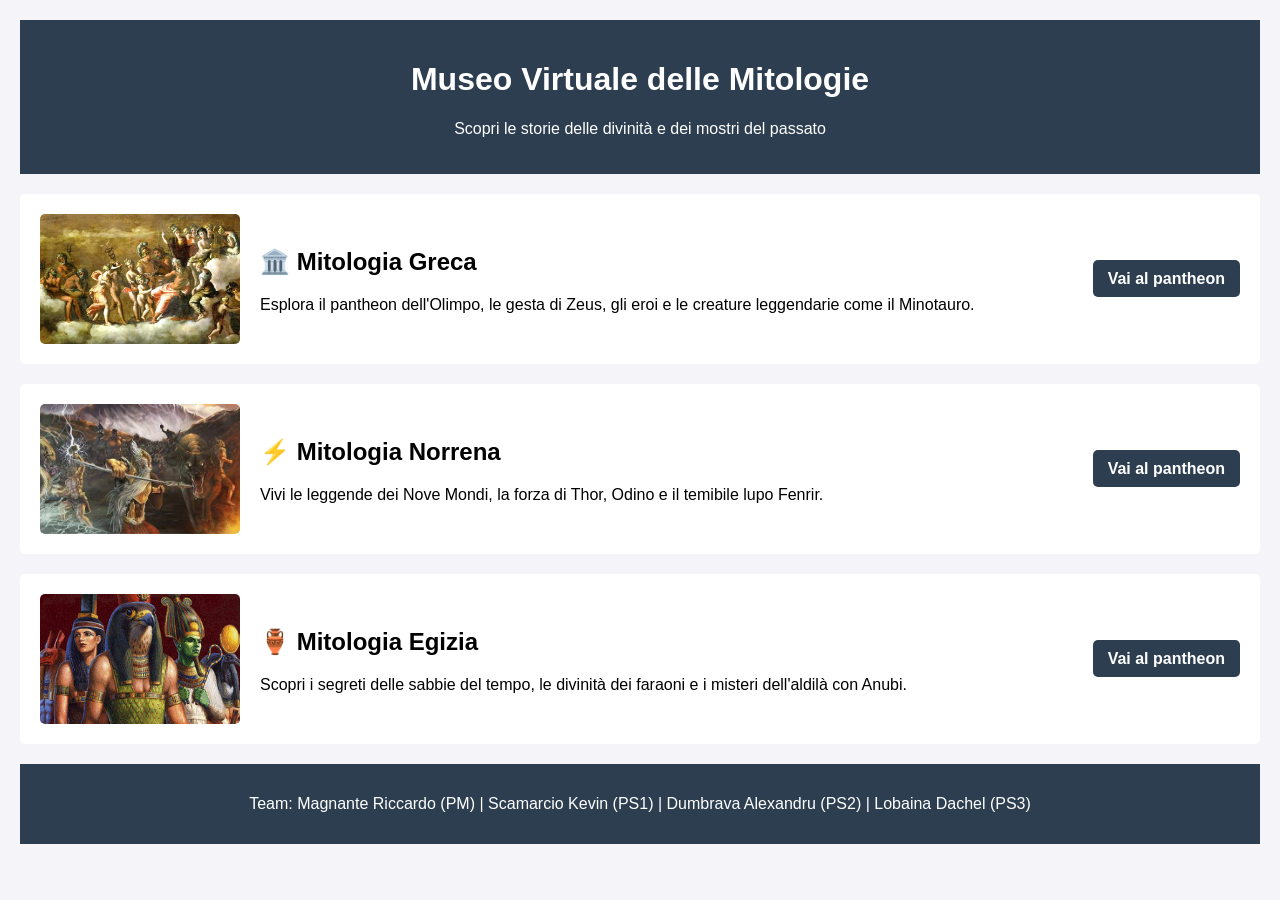
<file: Index.html>
<!DOCTYPE html>
<html>
<head>
    <meta charset="UTF-8">
    <title>Museo Virtuale delle Mitologie</title>
</head>
<body style="font-family: Arial, sans-serif; background-color: #f4f4f9; margin: 0; padding: 20px;">

   
    <header style="background-color: #2c3e50; color: white; padding: 20px; text-align: center;">
        <h1>Museo Virtuale delle Mitologie</h1>
        <p>Scopri le storie delle divinità e dei mostri del passato</p>
    </header>

    
    <section id="greca" style="background: white; padding: 20px; margin-top: 20px; border-radius: 5px; display: flex; align-items: center; gap: 20px;">
        <img src="immagini/dei_dee.jpg" alt="Mitologia Greca" style="width: 200px; height: 130px; object-fit: cover; border-radius: 5px;">
        <div style="flex-grow: 1;">
            <h2>🏛️ Mitologia Greca</h2>
            <p>Esplora il pantheon dell'Olimpo, le gesta di Zeus, gli eroi e le creature leggendarie come il Minotauro.</p>
        </div>
        <div>
            
            <a href="grecia.html" style="background-color: #2c3e50; color: white; padding: 10px 15px; text-decoration: none; border-radius: 5px; font-weight: bold;">Vai al pantheon</a>
        </div>
    </section>

    
    <section id="norrena" style="background: white; padding: 20px; margin-top: 20px; border-radius: 5px; display: flex; align-items: center; gap: 20px;">
        <img src="immagini/pantheon norreno.jpg" alt="Mitologia Norrena" style="width: 200px; height: 130px; object-fit: cover; border-radius: 5px;">
        <div style="flex-grow: 1;">
            <h2>⚡ Mitologia Norrena</h2>
            



            <p>Vivi le leggende dei Nove Mondi, la forza di Thor, Odino e il temibile lupo Fenrir.</p>
        </div>
        <div>
            
            <a href="norrena.html" style="background-color: #2c3e50; color: white; padding: 10px 15px; text-decoration: none; border-radius: 5px; font-weight: bold;">Vai al pantheon</a>
        </div>
    </section>

    
    <section id="egizia" style="background: white; padding: 20px; margin-top: 20px; border-radius: 5px; display: flex; align-items: center; gap: 20px;">
        <img src="immagini/egizi aura.jpg" alt="Mitologia Egizia" style="width: 200px; height: 130px; object-fit: cover; border-radius: 5px;">
        <div style="flex-grow: 1;">
            <h2>🏺 Mitologia Egizia</h2>
            <p>Scopri i segreti delle sabbie del tempo, le divinità dei faraoni e i misteri dell'aldilà con Anubi.</p>
        </div>
        <div>
            
            <a href="egizia.html" style="background-color: #2c3e50; color: white; padding: 10px 15px; text-decoration: none; border-radius: 5px; font-weight: bold;">Vai al pantheon</a>
        </div>
    </section>

    
    <footer style="background-color: #2c3e50; color: white; text-align: center; padding: 15px; margin-top: 20px;">
        <p>Team: Magnante Riccardo (PM) | Scamarcio Kevin (PS1) | Dumbrava Alexandru (PS2) | Lobaina Dachel (PS3)</p>
    </footer>

</body>
</html>
</file>
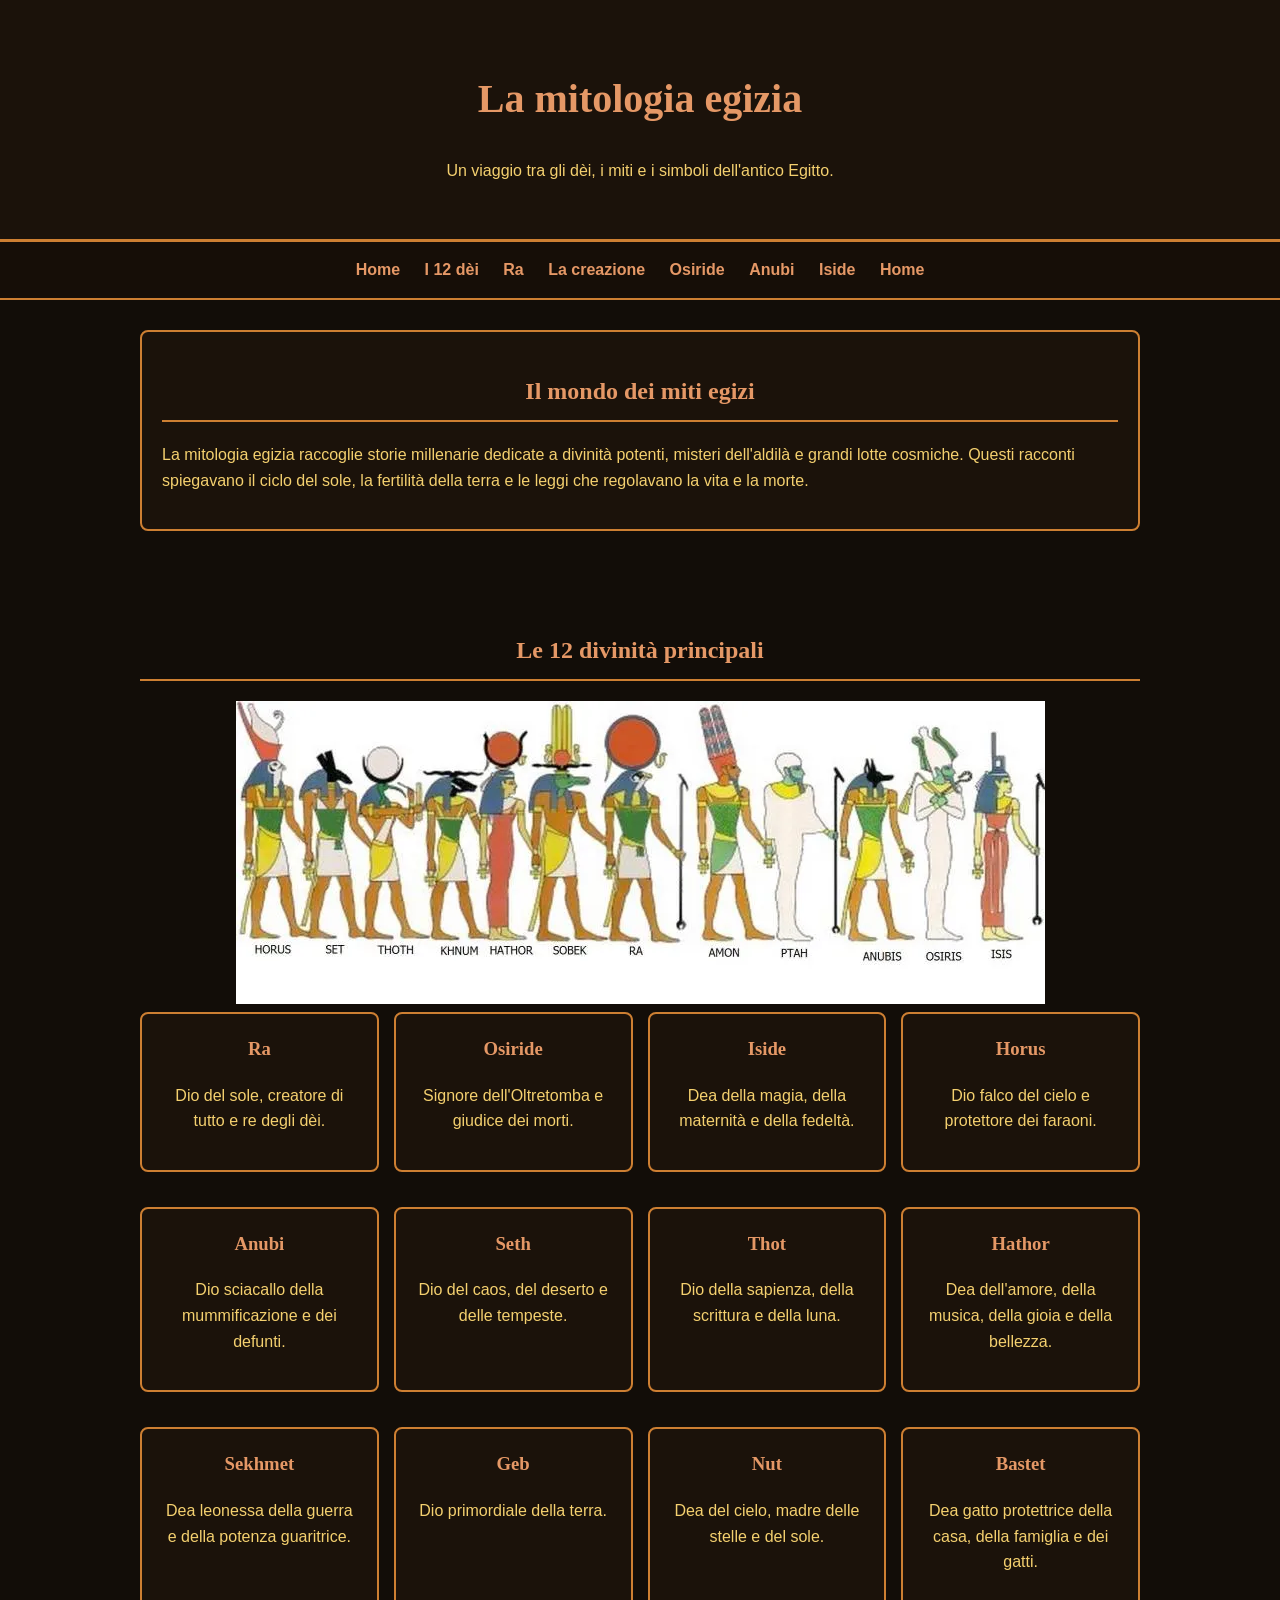
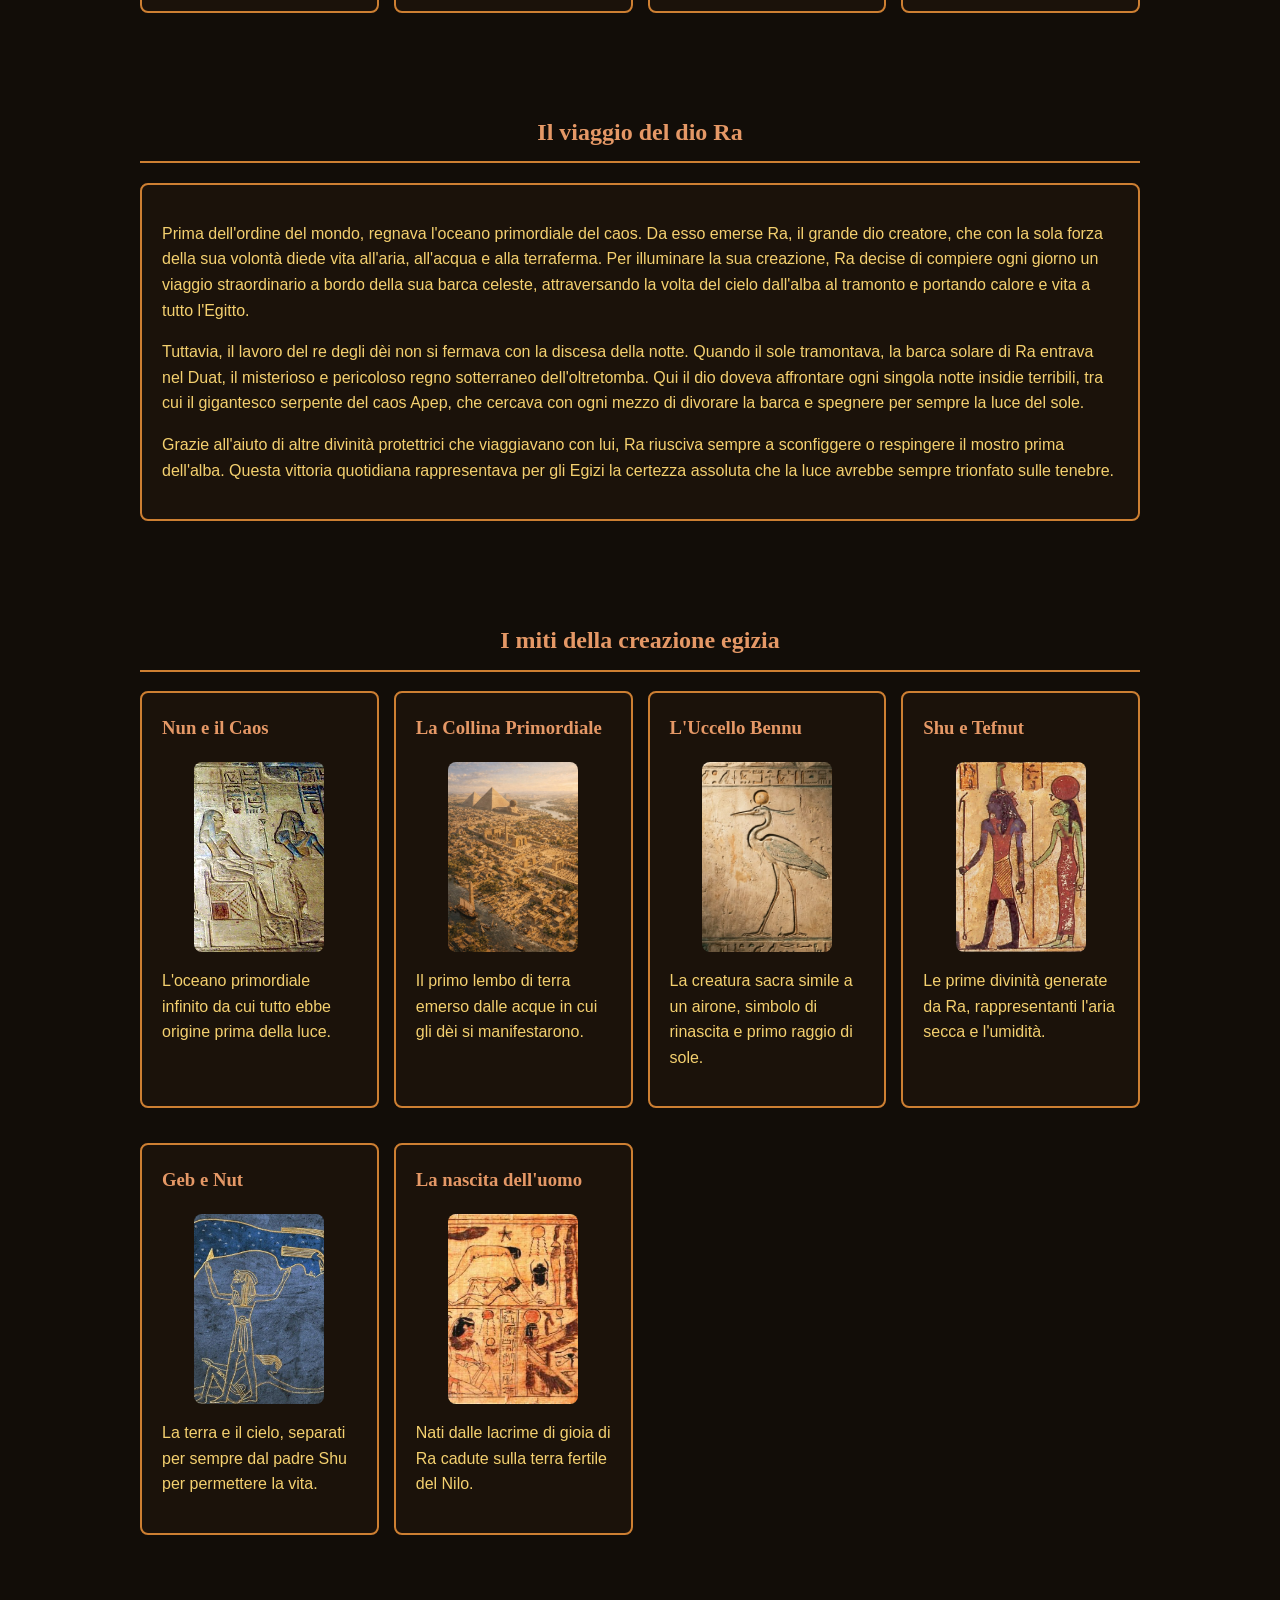
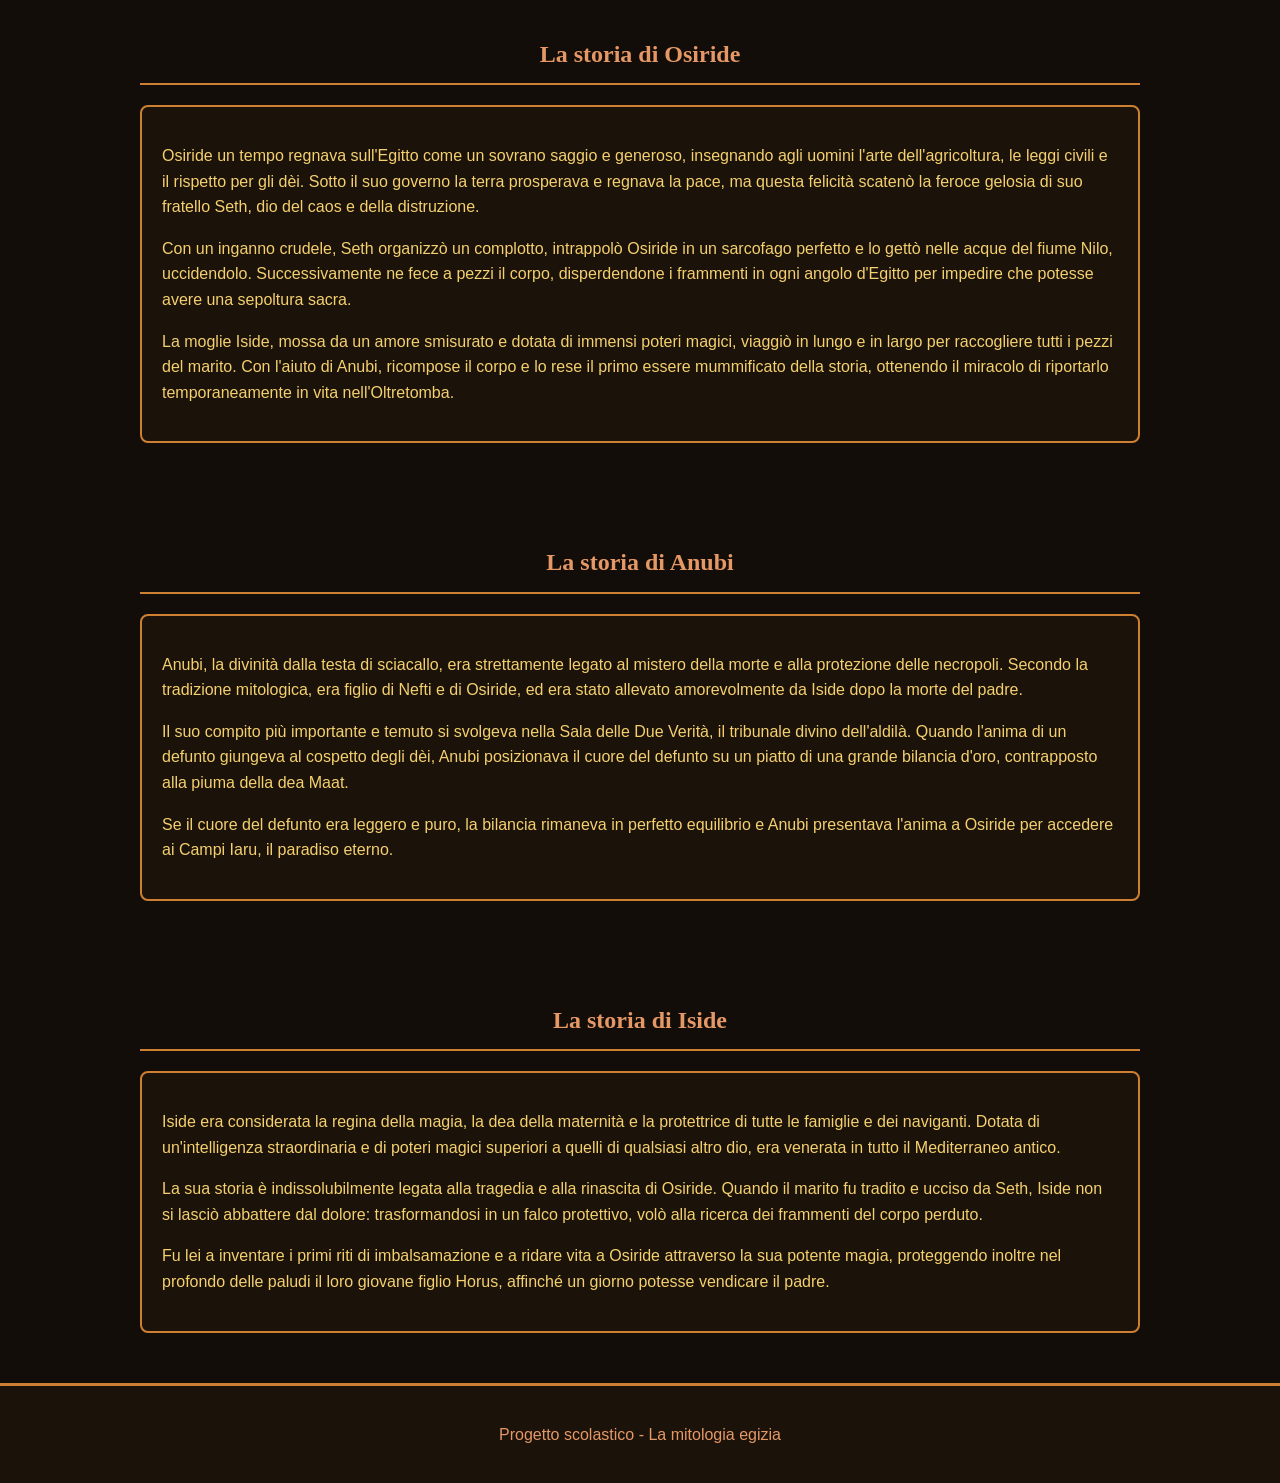
<file: egizia.html>
<!DOCTYPE html>
<html lang="it">
<head>
    <meta charset="UTF-8">
    <meta name="viewport" content="width=device-width, initial-scale=1.0">
    <title>La mitologia egizia</title>
   
    <style>
        .scheda img {
            width: 130px;
            height: 190px;
            object-fit: cover;
            border-radius: 8px;
            display: block;
            margin: 10px auto;
        }

        * {
            box-sizing: border-box;
            scroll-behavior: smooth;
        }

        
        body {
            margin: 0;
            font-family: Arial, sans-serif;
            line-height: 1.6;
            color: #f4d06f; 
            background-color: #120d08; 
        }

        header {
            padding: 40px 20px;
            text-align: center;
            border-bottom: 3px solid #cd7f32; 
            background-color: #1b120a;
        }

        h1, h2, h3 {
            color: #e59866; 
            font-family: Georgia, serif;
        }

        h1 {
            font-size: 2.5rem;
        }

        nav {
            padding: 15px;
            text-align: center;
            border-bottom: 2px solid #cd7f32;
            background-color: #160e07;
        }

        nav a {
            margin: 10px;
            color: #e59866;
            text-decoration: none;
            font-weight: bold;
        }

        nav a:hover {
            color: #f4d06f;
            text-decoration: underline;
        }

        main {
            width: 90%;
            max-width: 1000px;
            margin: auto;
        }

        section {
            padding: 30px 0;
        }

        h2 {
            text-align: center;
            border-bottom: 2px solid #cd7f32;
            padding-bottom: 10px;
            color: #e59866;
        }

        .introduzione, .storia, .scheda {
            padding: 20px;
            margin-bottom: 20px;
            border: 2px solid #cd7f32; 
            border-radius: 8px;
            background-color: #1b120a; 
            color: #f4d06f;
        }

        .griglia {
            display: grid;
            grid-template-columns: repeat(auto-fit, minmax(220px, 1fr));
            gap: 15px;
        }

        .scheda h3 {
            margin-top: 0;
            color: #e59866;
        }

        footer {
            padding: 20px;
            text-align: center;
            border-top: 3px solid #cd7f32;
            background-color: #1b120a;
            color: #e59866;
        }

        @media (max-width: 600px) {
            h1 {
                font-size: 2rem;
            }

            nav a {
                display: inline-block;
            }
        }
    </style>
</head>

<body>

<header>
    <h1>La mitologia egizia</h1>
    <p>Un viaggio tra gli dèi, i miti e i simboli dell'antico Egitto.</p>
</header>

<nav>
    <a href="Index.html">Home</a>
    <a href="#dei">I 12 dèi</a>
    <a href="#ra">Ra</a>
    <a href="#creazione">La creazione</a>
    <a href="#osiride">Osiride</a>
    <a href="#anubi">Anubi</a>
    <a href="#iside">Iside</a>
    <a href="Index.html">Home</a>
</nav>

<main>

    <section>
        <div class="introduzione">
            <h2>Il mondo dei miti egizi</h2>
            <p>
                La mitologia egizia raccoglie storie millenarie dedicate a divinità potenti,
                misteri dell'aldilà e grandi lotte cosmiche. 
                Questi racconti spiegavano il ciclo del sole, la fertilità della terra 
                e le leggi che regolavano la vita e la morte.
            </p>
        </div>
    </section>

    <section id="dei">
        <h2>Le 12 divinità principali</h2>
        <img src="immagini/dei_egizi.webp" alt="Divinità egizie">
        <style>
          #dei {
            text-align: center;
          }
        </style>

        <div class="griglia">
            <article class="scheda">
                <h3>Ra</h3>
                <p>Dio del sole, creatore di tutto e re degli dèi.</p>
            </article>

            <article class="scheda">
                <h3>Osiride</h3>
                <p>Signore dell'Oltretomba e giudice dei morti.</p>
            </article>

            <article class="scheda">
                <h3>Iside</h3>
                <p>Dea della magia, della maternità e della fedeltà.</p>
            </article>

            <article class="scheda">
                <h3>Horus</h3>
                <p>Dio falco del cielo e protettore dei faraoni.</p>
            </article>

            <article class="scheda">
                <h3>Anubi</h3>
                <p>Dio sciacallo della mummificazione e dei defunti.</p>
            </article>

            <article class="scheda">
                <h3>Seth</h3>
                <p>Dio del caos, del deserto e delle tempeste.</p>
            </article>

            <article class="scheda">
                <h3>Thot</h3>
                <p>Dio della sapienza, della scrittura e della luna.</p>
            </article>

            <article class="scheda">
                <h3>Hathor</h3>
                <p>Dea dell'amore, della musica, della gioia e della bellezza.</p>
            </article>

            <article class="scheda">
                <h3>Sekhmet</h3>
                <p>Dea leonessa della guerra e della potenza guaritrice.</p>
            </article>

            <article class="scheda">
                <h3>Geb</h3>
                <p>Dio primordiale della terra.</p>
            </article>

            <article class="scheda">
                <h3>Nut</h3>
                <p>Dea del cielo, madre delle stelle e del sole.</p>
            </article>

            <article class="scheda"> 
                <h3>Bastet</h3> 
                <p>Dea gatto protettrice della casa, della famiglia e dei gatti.</p> 
            </article>
        </div>
    </section>

    <section id="ra">
        <h2>Il viaggio del dio Ra</h2>
        <article class="storia">
            <p>Prima dell'ordine del mondo, regnava l'oceano primordiale del caos. Da esso emerse Ra, il grande dio creatore, che con la sola forza della sua volontà diede vita all'aria, all'acqua e alla terraferma. Per illuminare la sua creazione, Ra decise di compiere ogni giorno un viaggio straordinario a bordo della sua barca celeste, attraversando la volta del cielo dall'alba al tramonto e portando calore e vita a tutto l'Egitto.</p> 
            <p>Tuttavia, il lavoro del re degli dèi non si fermava con la discesa della notte. Quando il sole tramontava, la barca solare di Ra entrava nel Duat, il misterioso e pericoloso regno sotterraneo dell'oltretomba. Qui il dio doveva affrontare ogni singola notte insidie terribili, tra cui il gigantesco serpente del caos Apep, che cercava con ogni mezzo di divorare la barca e spegnere per sempre la luce del sole.</p> 
            <p>Grazie all'aiuto di altre divinità protettrici che viaggiavano con lui, Ra riusciva sempre a sconfiggere o respingere il mostro prima dell'alba. Questa vittoria quotidiana rappresentava per gli Egizi la certezza assoluta che la luce avrebbe sempre trionfato sulle tenebre.</p>
        </article>
    </section>

    <section id="creazione">
        <h2>I miti della creazione egizia</h2>
        <div class="griglia">
            <article class="scheda">
                <h3>Nun e il Caos</h3>
                <img src="immagini/nun.jpg" alt="Nun">
                <p>L'oceano primordiale infinito da cui tutto ebbe origine prima della luce.</p>
            </article>

            <article class="scheda">
                <h3>La Collina Primordiale</h3>
                <img src="immagini/collina.jpg" alt="Collina Primordiale">
                <p>Il primo lembo di terra emerso dalle acque in cui gli dèi si manifestarono.</p>
            </article>

            <article class="scheda">
                <h3>L'Uccello Bennu</h3>
                <img src="immagini/bennu.jpg" alt="Bennu">
                <p>La creatura sacra simile a un airone, simbolo di rinascita e primo raggio di sole.</p>
            </article>

            <article class="scheda">
                <h3>Shu e Tefnut</h3>
                <img src="immagini/shuteffnut.jpg" alt="Shu e Tefnut">
                <p>Le prime divinità generate da Ra, rappresentanti l'aria secca e l'umidità.</p>
            </article>

            <article class="scheda">
                <h3>Geb e Nut</h3>
                <img src="immagini/gebnut.jpg" alt="Geb e Nut">
                <p>La terra e il cielo, separati per sempre dal padre Shu per permettere la vita.</p>
            </article>

            <article class="scheda">
                <h3>La nascita dell'uomo</h3>
                <img src="immagini/uomo.jpg" alt="Uomo">
                <p>Nati dalle lacrime di gioia di Ra cadute sulla terra fertile del Nilo.</p>
            </article>
        </div>
    </section>

    <section id="osiride">
        <h2>La storia di Osiride</h2>
        <article class="storia">
            <p>Osiride un tempo regnava sull'Egitto come un sovrano saggio e generoso, insegnando agli uomini l'arte dell'agricoltura, le leggi civili e il rispetto per gli dèi. Sotto il suo governo la terra prosperava e regnava la pace, ma questa felicità scatenò la feroce gelosia di suo fratello Seth, dio del caos e della distruzione.</p> 
            <p>Con un inganno crudele, Seth organizzò un complotto, intrappolò Osiride in un sarcofago perfetto e lo gettò nelle acque del fiume Nilo, uccidendolo. Successivamente ne fece a pezzi il corpo, disperdendone i frammenti in ogni angolo d'Egitto per impedire che potesse avere una sepoltura sacra.</p> 
            <p>La moglie Iside, mossa da un amore smisurato e dotata di immensi poteri magici, viaggiò in lungo e in largo per raccogliere tutti i pezzi del marito. Con l'aiuto di Anubi, ricompose il corpo e lo rese il primo essere mummificato della storia, ottenendo il miracolo di riportarlo temporaneamente in vita nell'Oltretomba.</p>
        </article>
    </section>

    <section id="anubi">
        <h2>La storia di Anubi</h2>
        <article class="storia">
            <p>Anubi, la divinità dalla testa di sciacallo, era strettamente legato al mistero della morte e alla protezione delle necropoli. Secondo la tradizione mitologica, era figlio di Nefti e di Osiride, ed era stato allevato amorevolmente da Iside dopo la morte del padre.</p>
            <p>Il suo compito più importante e temuto si svolgeva nella Sala delle Due Verità, il tribunale divino dell'aldilà. Quando l'anima di un defunto giungeva al cospetto degli dèi, Anubi posizionava il cuore del defunto su un piatto di una grande bilancia d'oro, contrapposto alla piuma della dea Maat.</p>
            <p>Se il cuore del defunto era leggero e puro, la bilancia rimaneva in perfetto equilibrio e Anubi presentava l'anima a Osiride per accedere ai Campi Iaru, il paradiso eterno.</p>
        </article>
    </section>

    <section id="iside"> 
        <h2>La storia di Iside</h2> 
        <article class="storia"> 
            <p>Iside era considerata la regina della magia, la dea della maternità e la protettrice di tutte le famiglie e dei naviganti. Dotata di un'intelligenza straordinaria e di poteri magici superiori a quelli di qualsiasi altro dio, era venerata in tutto il Mediterraneo antico.</p> 
            <p>La sua storia è indissolubilmente legata alla tragedia e alla rinascita di Osiride. Quando il marito fu tradito e ucciso da Seth, Iside non si lasciò abbattere dal dolore: trasformandosi in un falco protettivo, volò alla ricerca dei frammenti del corpo perduto.</p> 
            <p>Fu lei a inventare i primi riti di imbalsamazione e a ridare vita a Osiride attraverso la sua potente magia, proteggendo inoltre nel profondo delle paludi il loro giovane figlio Horus, affinché un giorno potesse vendicare il padre.</p> 
        </article> 
    </section>

</main>

<footer>
    <p>Progetto scolastico - La mitologia egizia</p>
</footer>

</body>
</html>
</file>
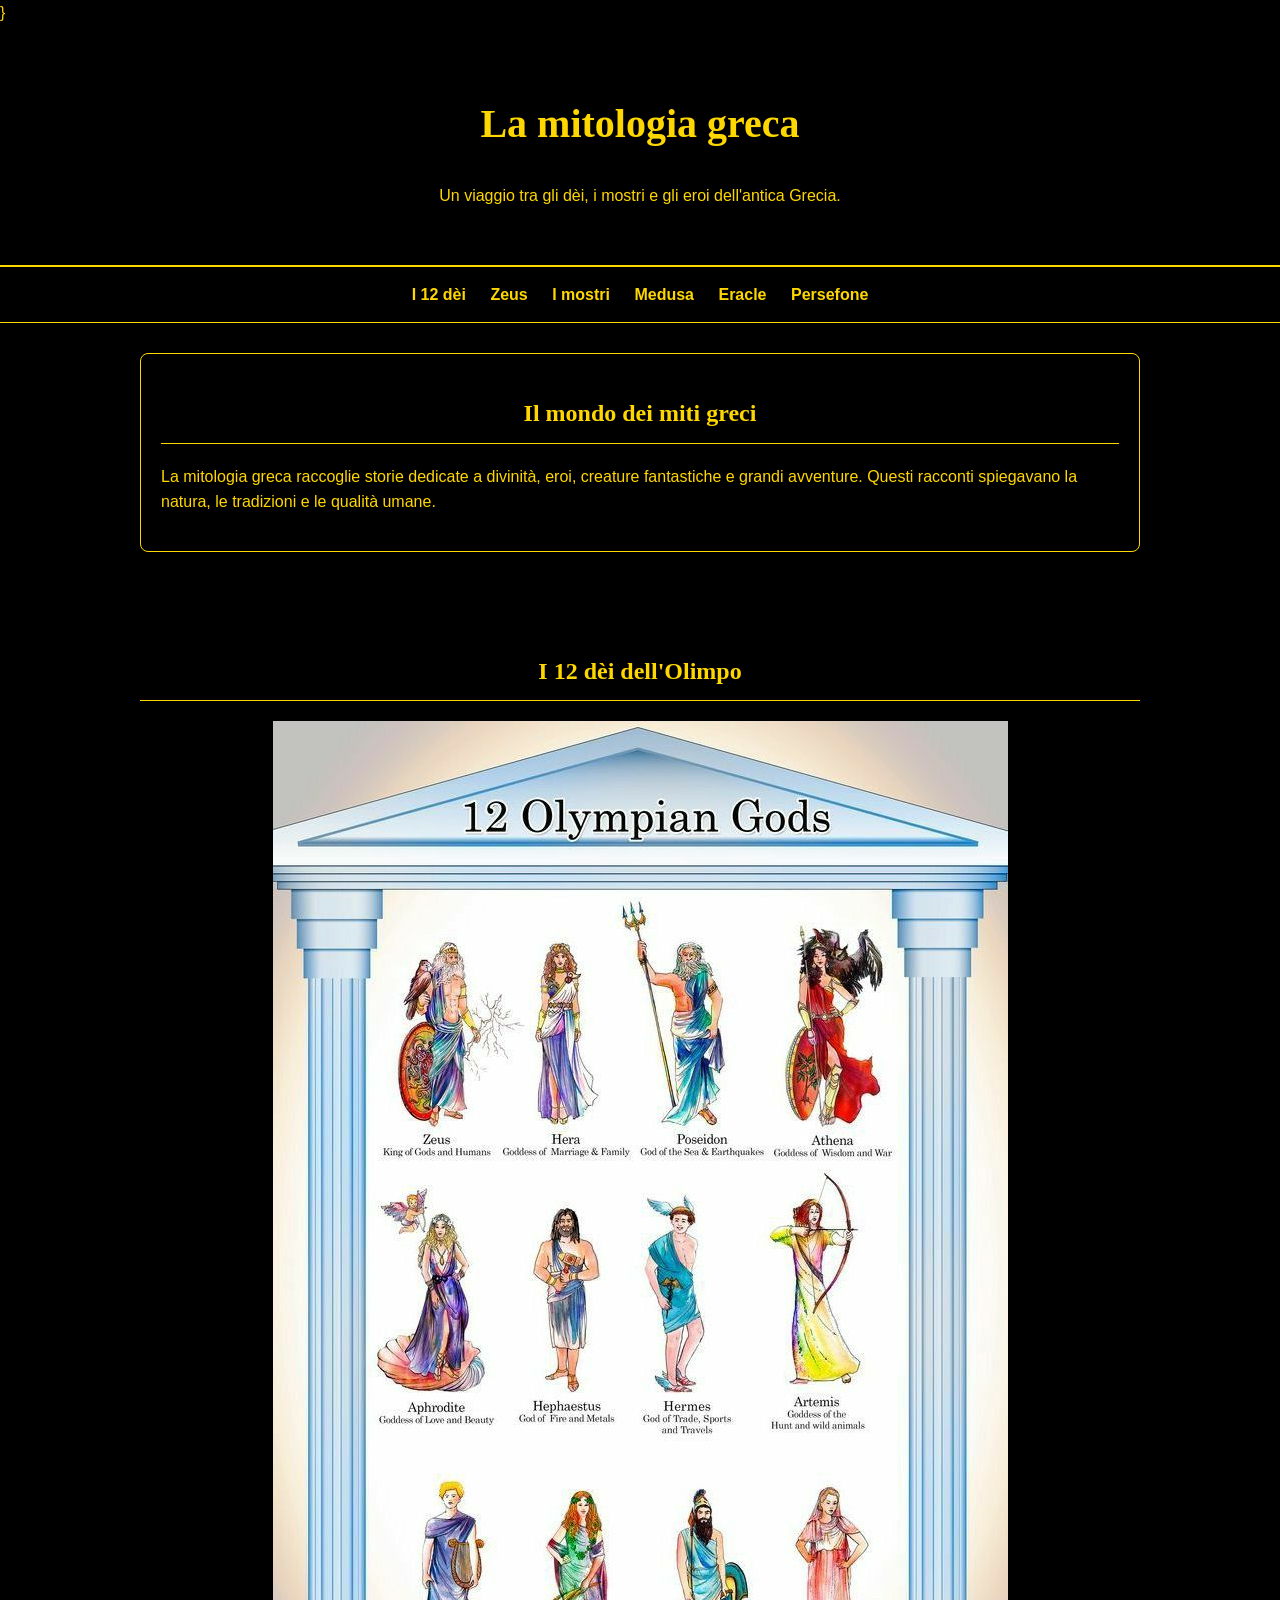
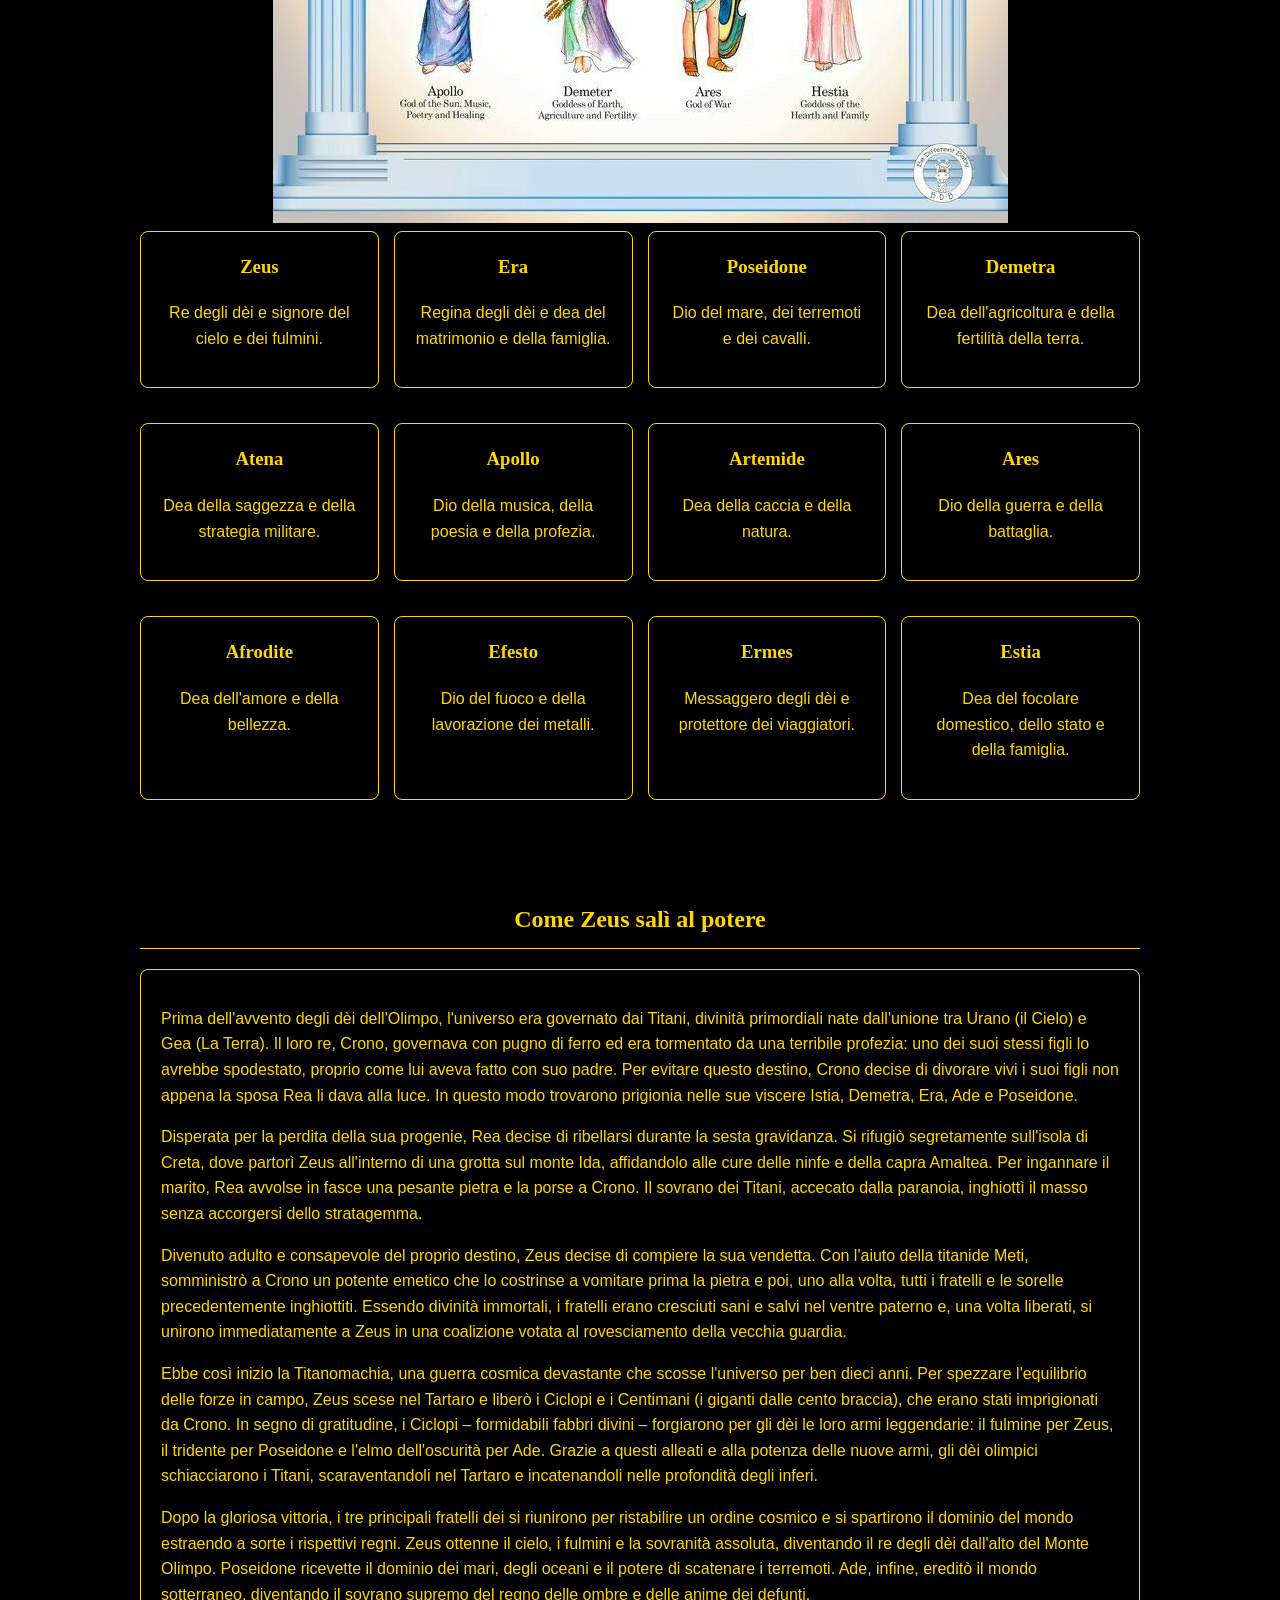
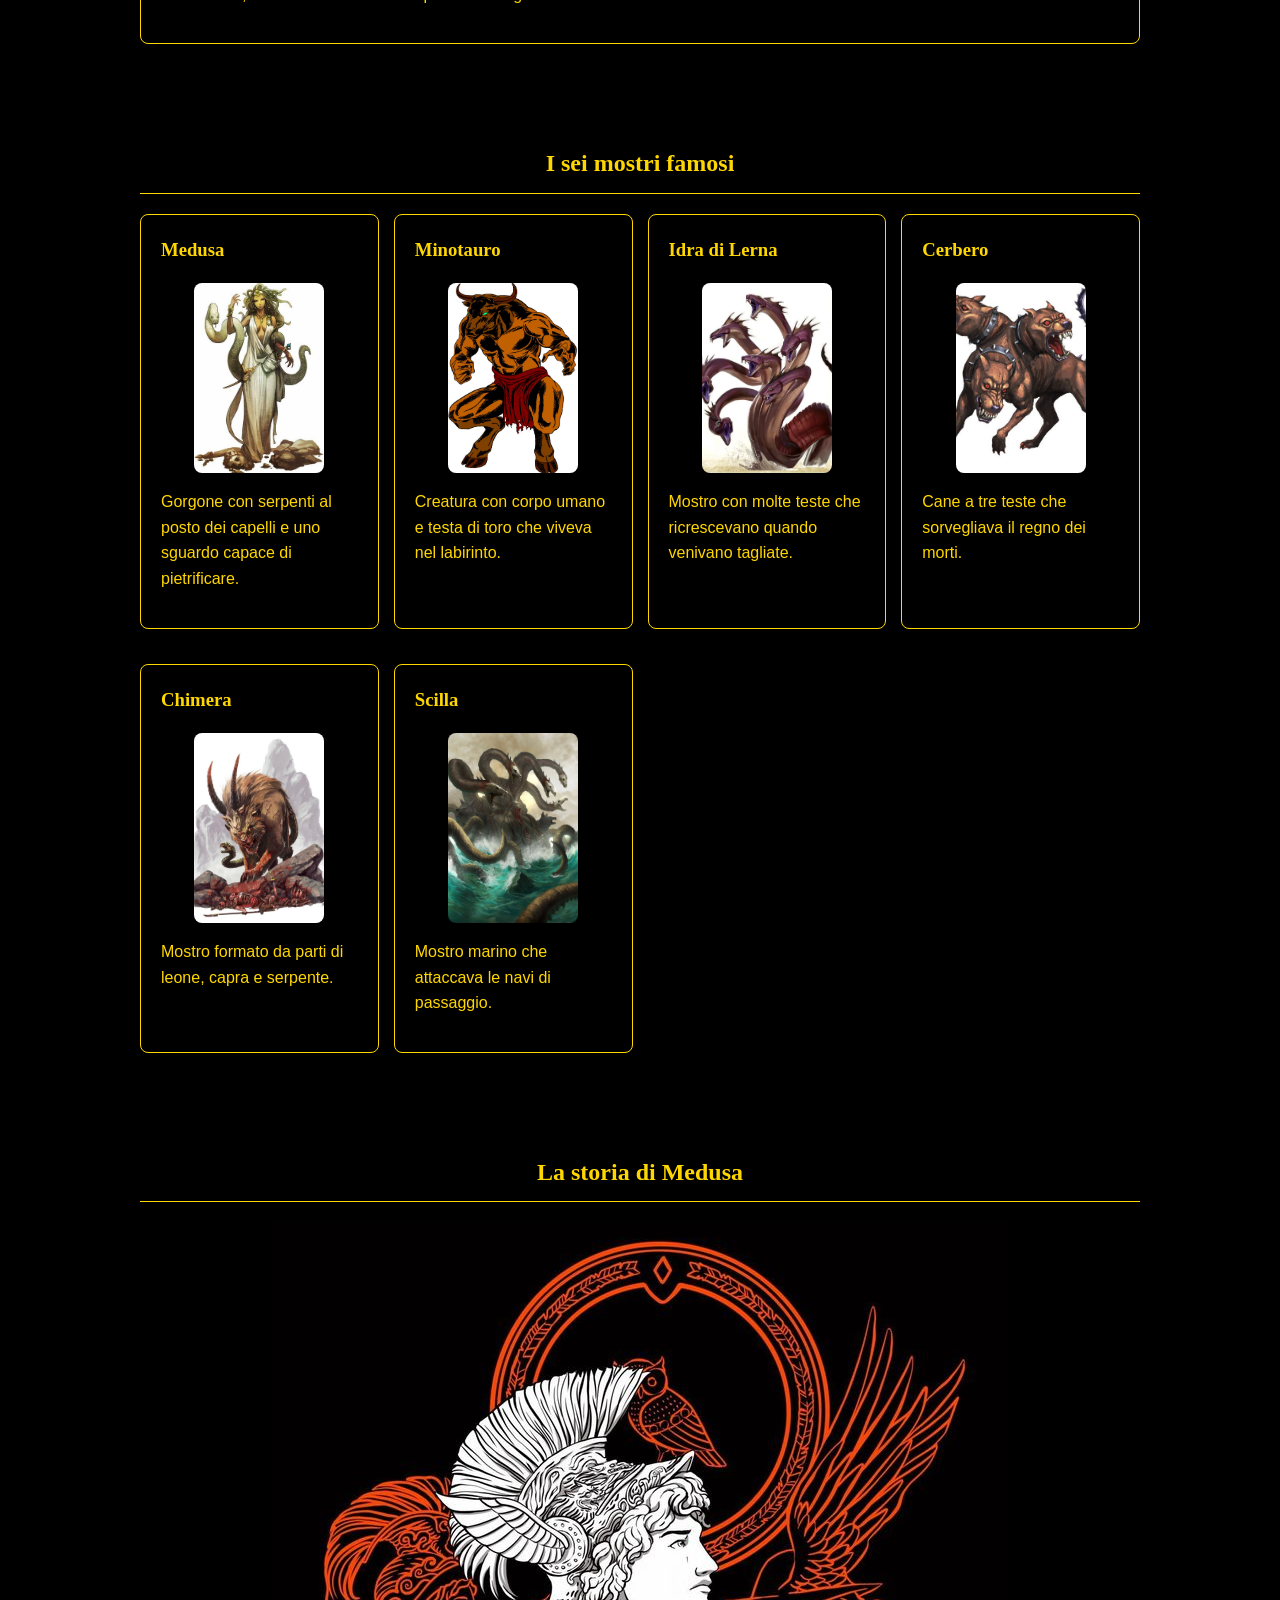
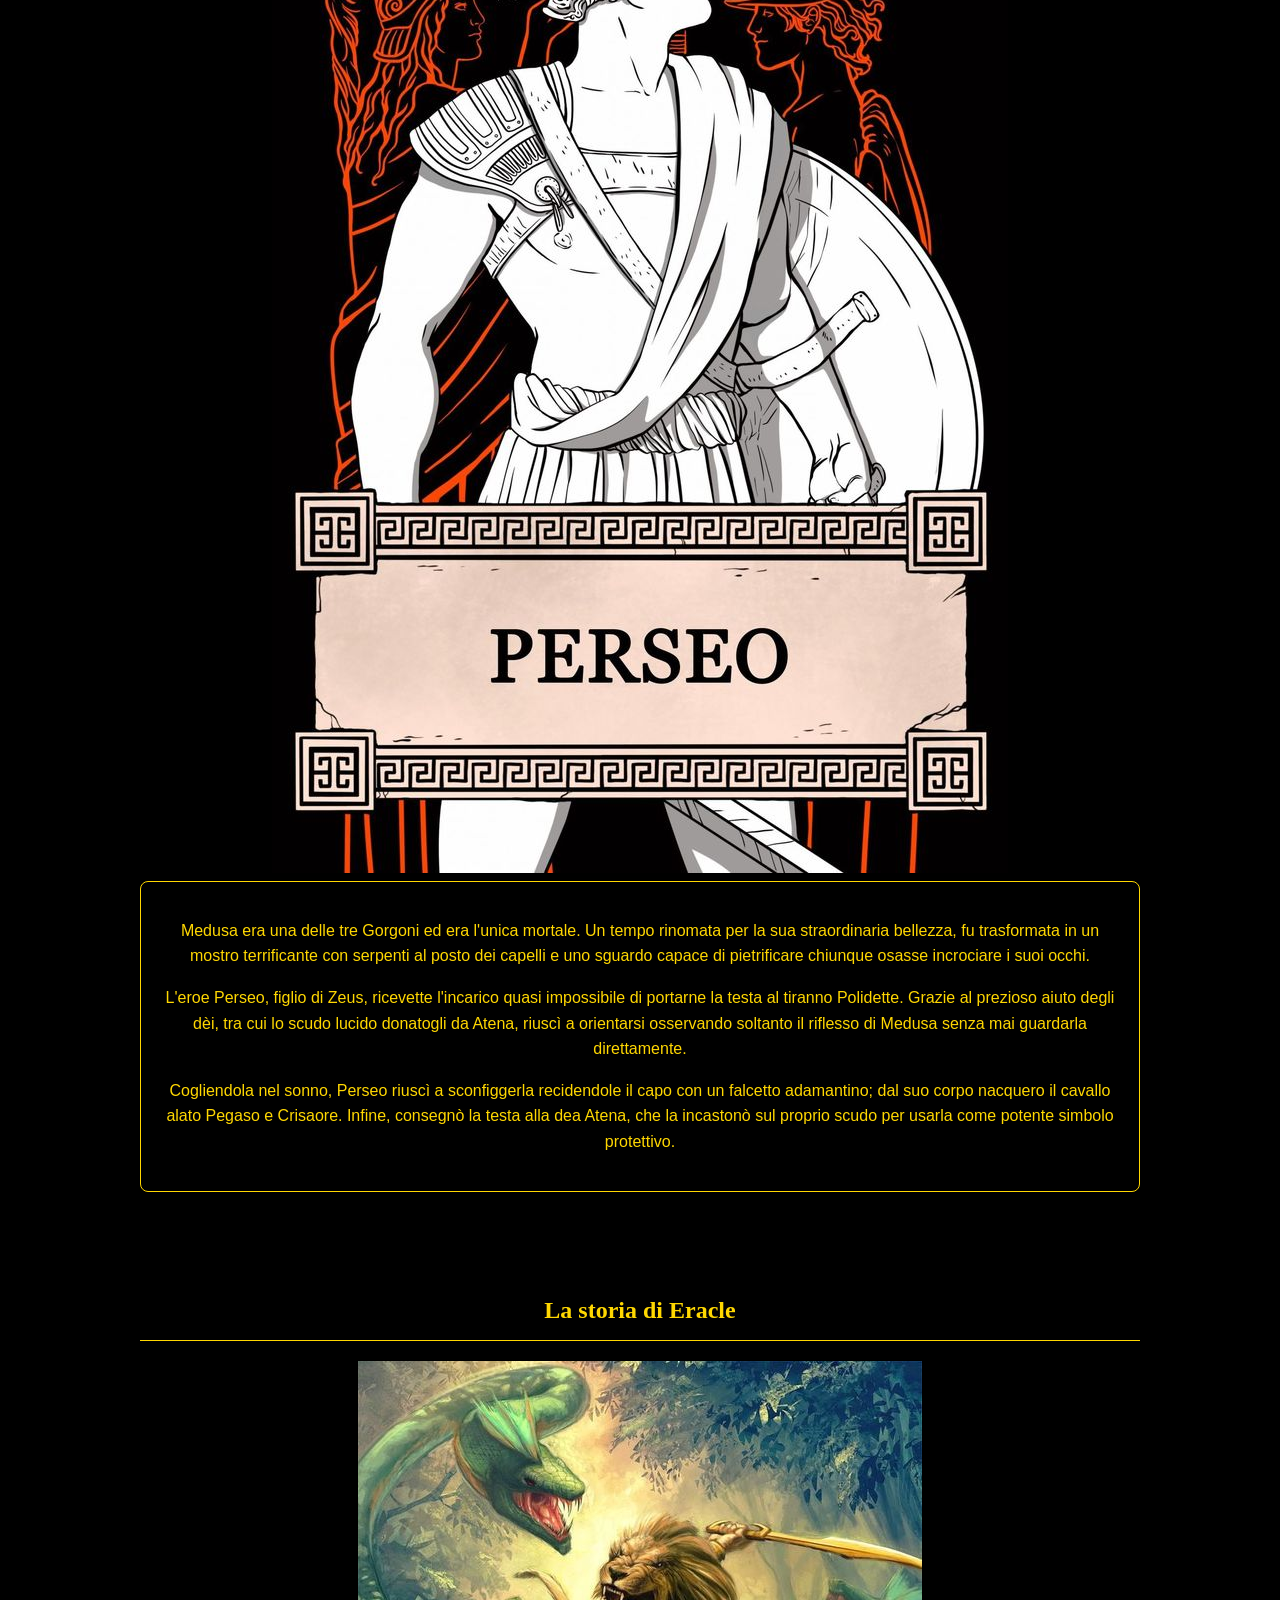
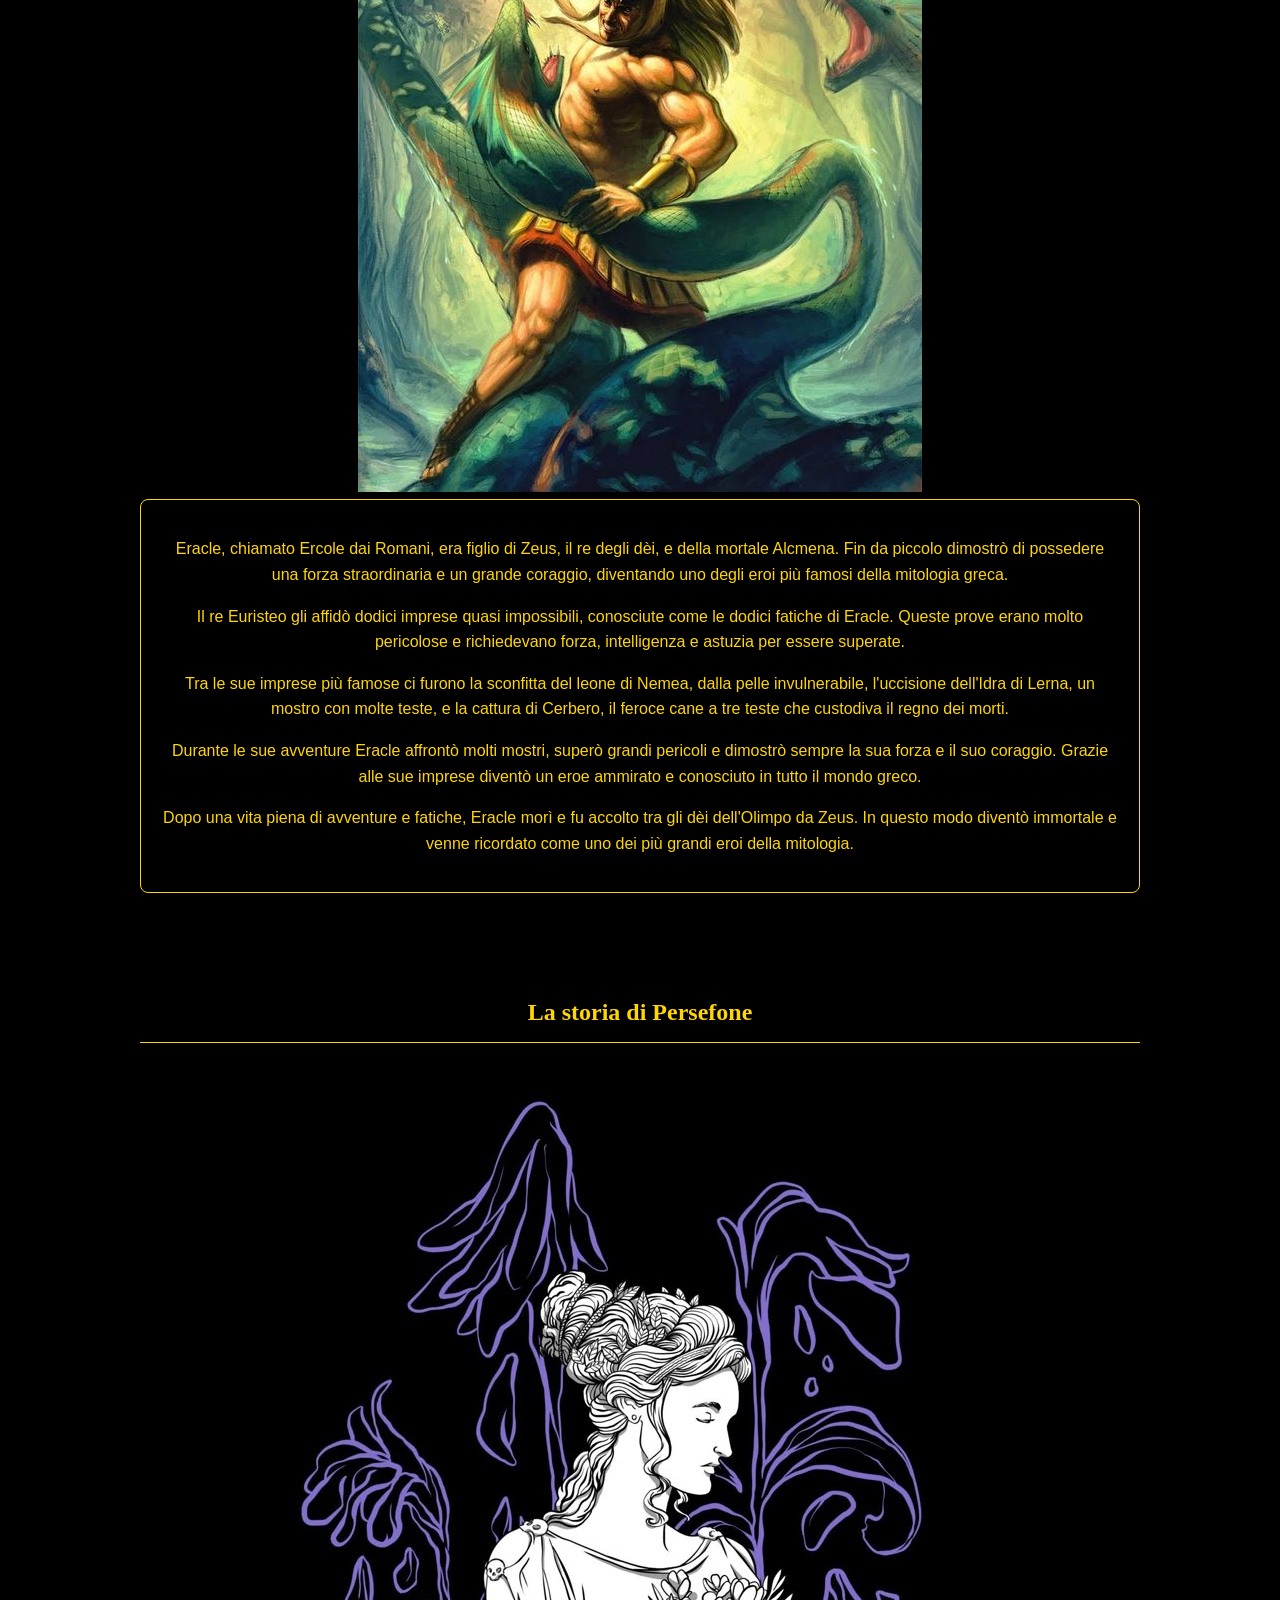
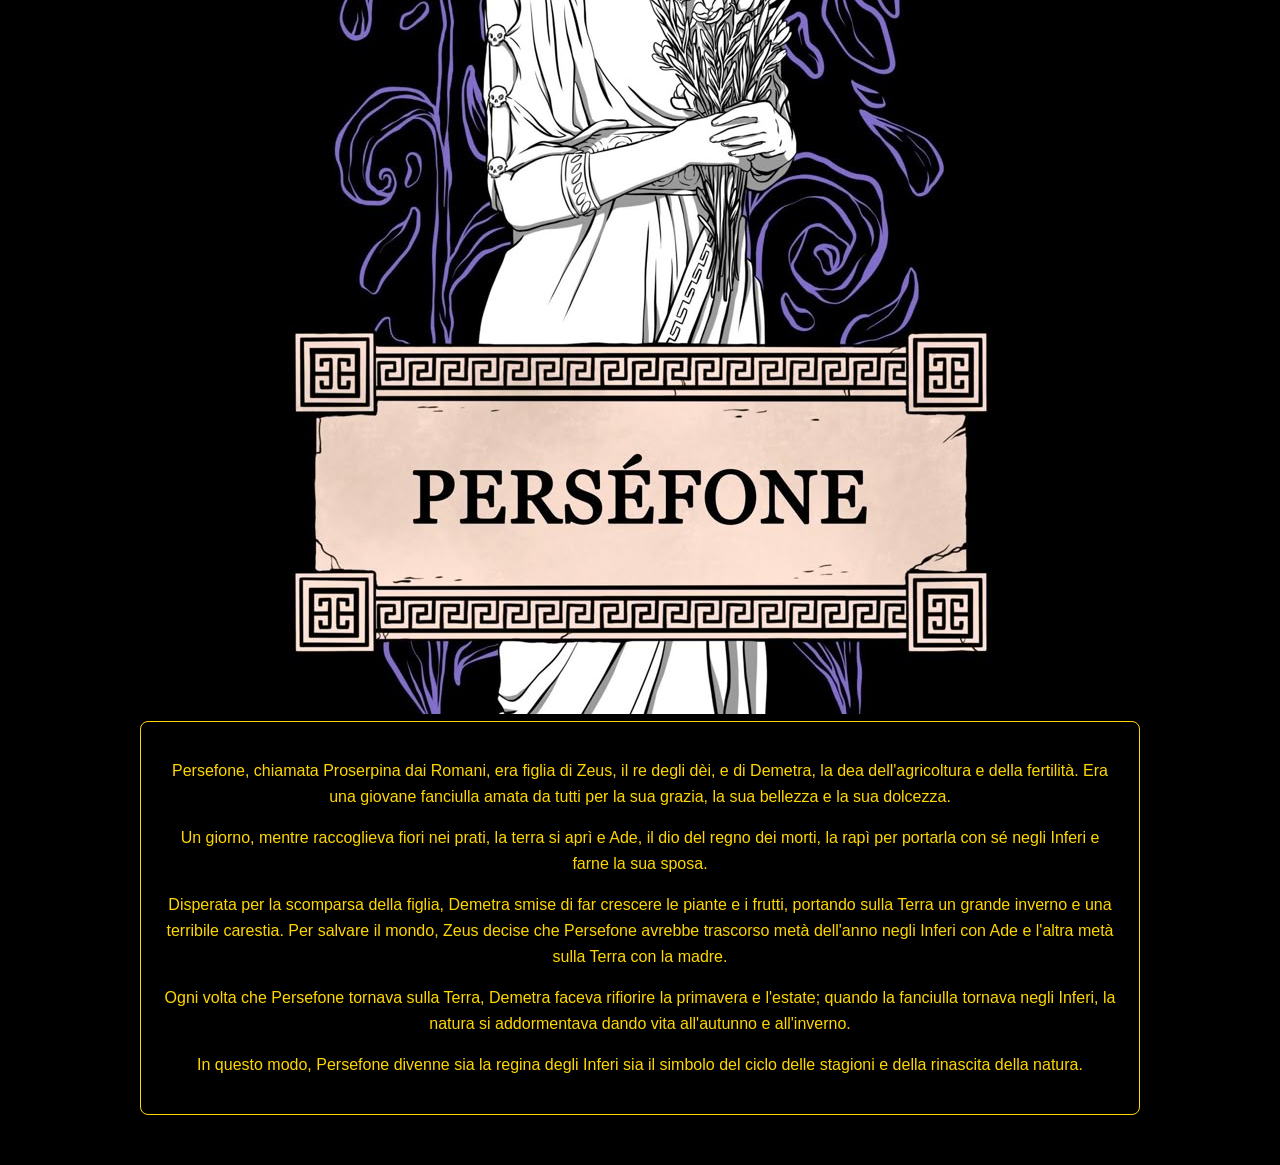
<file: grecia .html>
<!DOCTYPE html>
<html lang="it">
<head>
    <meta charset="UTF-8">
    <meta name="viewport" content="width=device-width, initial-scale=1.0">
    <title>La mitologia greca</title>
   
}
    <style>
   .scheda img {
    width: 130px;
    height: 190px;
    object-fit: cover;
    border-radius: 8px;
    display: block;
    margin: 10px auto;
}
}
    * {
            box-sizing: border-box;
            scroll-behavior: smooth;
        }

        body {
            margin: 0;
            font-family: Arial, sans-serif;
            line-height: 1.6;
            color: gold;
            background-color: black;
        }

        header {
            padding: 40px 20px;
            text-align: center;
            border-bottom: 2px solid gold;
        }

        h1, h2, h3 {
            color: gold;
            font-family: Georgia, serif;
        }

        h1 {
            font-size: 2.5rem;
        }

        nav {
            padding: 15px;
            text-align: center;
            border-bottom: 1px solid gold;
        }

        nav a {
            margin: 10px;
            color: gold;
            text-decoration: none;
            font-weight: bold;
        }

        nav a:hover {
            text-decoration: underline;
        }

        main {
            width: 90%;
            max-width: 1000px;
            margin: auto;
        }

        section {
            padding: 30px 0;
        }

        h2 {
            text-align: center;
            border-bottom: 1px solid gold;
            padding-bottom: 10px;
        }

        .introduzione, .storia, .scheda {
            padding: 20px;
            margin-bottom: 20px;
            border: 1px solid gold;
            border-radius: 8px;
            background-color: black;
        }

        .griglia {
            display: grid;
            grid-template-columns: repeat(auto-fit, minmax(220px, 1fr));
            gap: 15px;
        }

        .scheda h3 {
            margin-top: 0;
        }

        footer {
            padding: 20px;
            text-align: center;
            border-top: 1px solid gold;
        }

        @media (max-width: 600px) {
            h1 {
                font-size: 2rem;
            }

            nav a {
                display: inline-block;
            }
        }
    </style>
</head>

<body>

<header>
    <h1>La mitologia greca</h1>
    <p>Un viaggio tra gli dèi, i mostri e gli eroi dell'antica Grecia.</p>
</header>

<nav>
    <a href="#dei">I 12 dèi</a>
    <a href="#zeus">Zeus</a>
    <a href="#mostri">I mostri</a>
    <a href="#medusa">Medusa</a>
    <a href="#eracle">Eracle</a>
     <a href="#persefone">Persefone</a>
</nav>

<main>

    <section>
        <div class="introduzione">
            <h2>Il mondo dei miti greci</h2>
            <p>
                La mitologia greca raccoglie storie dedicate a divinità,
                eroi, creature fantastiche e grandi avventure.
                Questi racconti spiegavano la natura, le tradizioni
                e le qualità umane.
            </p>
        </div>
    </section>

    <section id="dei">
        <h2>I 12 dèi dell'Olimpo</h2>
        <img src="immagini/download.jpg"" alt="Dei">
        <style>
  #dei {
    text-align: center;
  }
</style>

        <div class="griglia">

            <article class="scheda">
                <h3>Zeus</h3>
                <p>Re degli dèi e signore del cielo e dei fulmini.</p>
            </article>

            <article class="scheda">
                <h3>Era</h3>
                <p>Regina degli dèi e dea del matrimonio e della famiglia.</p>
            </article>

            <article class="scheda">
                <h3>Poseidone</h3>
                <p>Dio del mare, dei terremoti e dei cavalli.</p>
            </article>

            <article class="scheda">
                <h3>Demetra</h3>
                <p>Dea dell'agricoltura e della fertilità della terra.</p>
            </article>

            <article class="scheda">
                <h3>Atena</h3>
                <p>Dea della saggezza e della strategia militare.</p>
            </article>

            <article class="scheda">
                <h3>Apollo</h3>
                <p>Dio della musica, della poesia e della profezia.</p>
            </article>

            <article class="scheda">
                <h3>Artemide</h3>
                <p>Dea della caccia e della natura.</p>
            </article>

            <article class="scheda">
                <h3>Ares</h3>
                <p>Dio della guerra e della battaglia.</p>
            </article>

            <article class="scheda">
                <h3>Afrodite</h3>
                <p>Dea dell'amore e della bellezza.</p>
            </article>

            <article class="scheda">
                <h3>Efesto</h3>
                <p>Dio del fuoco e della lavorazione dei metalli.</p>
            </article>

            <article class="scheda">
                <h3>Ermes</h3>
                <p>Messaggero degli dèi e protettore dei viaggiatori.</p>
            </article>

           <article class="scheda"> 
    <h3>Estia</h3> 
    <p>Dea del focolare domestico, dello stato e della famiglia.</p> 
</article>


        </div>
    </section>

    <section id="zeus">
        <h2>Come Zeus salì al potere</h2>

        <article class="storia">
            <p>Prima dell'avvento degli dèi dell'Olimpo, l'universo era governato dai Titani, divinità primordiali nate dall'unione tra Urano (il Cielo) e Gea (La Terra). Il loro re, Crono, governava con pugno di ferro ed era tormentato da una terribile profezia: uno dei suoi stessi figli lo avrebbe spodestato, proprio come lui aveva fatto con suo padre. Per evitare questo destino, Crono decise di divorare vivi i suoi figli non appena la sposa Rea li dava alla luce. In questo modo trovarono prigionia nelle sue viscere Istia, Demetra, Era, Ade e Poseidone.</p> 

<p>Disperata per la perdita della sua progenie, Rea decise di ribellarsi durante la sesta gravidanza. Si rifugiò segretamente sull'isola di Creta, dove partorì Zeus all'interno di una grotta sul monte Ida, affidandolo alle cure delle ninfe e della capra Amaltea. Per ingannare il marito, Rea avvolse in fasce una pesante pietra e la porse a Crono. Il sovrano dei Titani, accecato dalla paranoia, inghiottì il masso senza accorgersi dello stratagemma.</p> 

<p>Divenuto adulto e consapevole del proprio destino, Zeus decise di compiere la sua vendetta. Con l'aiuto della titanide Meti, somministrò a Crono un potente emetico che lo costrinse a vomitare prima la pietra e poi, uno alla volta, tutti i fratelli e le sorelle precedentemente inghiottiti. Essendo divinità immortali, i fratelli erano cresciuti sani e salvi nel ventre paterno e, una volta liberati, si unirono immediatamente a Zeus in una coalizione votata al rovesciamento della vecchia guardia.</p>

<p>Ebbe così inizio la Titanomachia, una guerra cosmica devastante che scosse l'universo per ben dieci anni. Per spezzare l'equilibrio delle forze in campo, Zeus scese nel Tartaro e liberò i Ciclopi e i Centimani (i giganti dalle cento braccia), che erano stati imprigionati da Crono. In segno di gratitudine, i Ciclopi – formidabili fabbri divini – forgiarono per gli dèi le loro armi leggendarie: il fulmine per Zeus, il tridente per Poseidone e l'elmo dell'oscurità per Ade. Grazie a questi alleati e alla potenza delle nuove armi, gli dèi olimpici schiacciarono i Titani, scaraventandoli nel Tartaro e incatenandoli nelle profondità degli inferi.</p>

<p>Dopo la gloriosa vittoria, i tre principali fratelli dei si riunirono per ristabilire un ordine cosmico e si spartirono il dominio del mondo estraendo a sorte i rispettivi regni. Zeus ottenne il cielo, i fulmini e la sovranità assoluta, diventando il re degli dèi dall'alto del Monte Olimpo. Poseidone ricevette il dominio dei mari, degli oceani e il potere di scatenare i terremoti. Ade, infine, ereditò il mondo sotterraneo, diventando il sovrano supremo del regno delle ombre e delle anime dei defunti.</p>

        </article>
    </section>

    <section id="mostri">
    <h2>I sei mostri famosi</h2>

    <div class="griglia">

        <article class="scheda">
            <h3>Medusa</h3>
            <img src="immagini/Gorgon.jpg" alt="Medusa">
            <p>Gorgone con serpenti al posto dei capelli e uno sguardo capace di pietrificare.</p>
        </article>

        <article class="scheda">
            <h3>Minotauro</h3>
            <img src="immagini/MINOTAURO.jpg" alt="Minotauro">
            <p>Creatura con corpo umano e testa di toro che viveva nel labirinto.</p>
        </article>

        <article class="scheda">
            <h3>Idra di Lerna</h3>
            <img src="immagini/Idra.jpg" alt="Idra di Lerna">
            <p>Mostro con molte teste che ricrescevano quando venivano tagliate.</p>
        </article>

        <article class="scheda">
            <h3>Cerbero</h3>
            <img src="immagini/Cerberus.jpg" alt="Cerbero">
            <p>Cane a tre teste che sorvegliava il regno dei morti.</p>
        </article>

        <article class="scheda">
            <h3>Chimera</h3>
            <img src="immagini/Hellenic Chimera.jpg" alt="Chimera">
            <p>Mostro formato da parti di leone, capra e serpente.</p>
        </article>

        <article class="scheda">
            <h3>Scilla</h3>
            <img src="immagini/Hex - Scylla, Sheppi.jpg" alt="Scilla">
            <p>Mostro marino che attaccava le navi di passaggio.</p>
        </article>

    </div>
</section>

    <section id="medusa">
        <h2>La storia di Medusa</h2>
        <img src="immagini/perseo.jpg"" alt="Perseo">
        <style>
  #medusa {
    text-align: center;
  }
</style>
        <article class="storia">
           <div>
  <p> Medusa era una delle tre Gorgoni ed era l'unica mortale. Un tempo rinomata per la sua straordinaria bellezza, fu trasformata in un mostro terrificante con serpenti al posto dei capelli e uno sguardo capace di pietrificare chiunque osasse incrociare i suoi occhi. </p> 
  <p> L'eroe Perseo, figlio di Zeus, ricevette l'incarico quasi impossibile di portarne la testa al tiranno Polidette. Grazie al prezioso aiuto degli dèi, tra cui lo scudo lucido donatogli da Atena, riuscì a orientarsi osservando soltanto il riflesso di Medusa senza mai guardarla direttamente. </p> 
  <p> Cogliendola nel sonno, Perseo riuscì a sconfiggerla recidendole il capo con un falcetto adamantino; dal suo corpo nacquero il cavallo alato Pegaso e Crisaore. Infine, consegnò la testa alla dea Atena, che la incastonò sul proprio scudo per usarla come potente simbolo protettivo. </p>
</div>

        </article>
    </section>

    <section id="eracle">
        <h2>La storia di Eracle</h2>
 <img src="immagini/Ercole e le dodici fatiche.jpg"" alt="Ercole">
        <style>
  #eracle {
    text-align: center;
  }
</style>
        <article class="storia">
           <p>Eracle, chiamato Ercole dai Romani, era figlio di Zeus,
il re degli dèi, e della mortale Alcmena. Fin da piccolo
dimostrò di possedere una forza straordinaria e un grande
coraggio, diventando uno degli eroi più famosi della mitologia greca.
</p>

<p>
Il re Euristeo gli affidò dodici imprese quasi impossibili,
conosciute come le dodici fatiche di Eracle. Queste prove
erano molto pericolose e richiedevano forza, intelligenza
e astuzia per essere superate.
</p>

<p>
Tra le sue imprese più famose ci furono la sconfitta
del leone di Nemea, dalla pelle invulnerabile, l'uccisione
dell'Idra di Lerna, un mostro con molte teste, e la cattura
di Cerbero, il feroce cane a tre teste che custodiva
il regno dei morti.
</p>

<p>
Durante le sue avventure Eracle affrontò molti mostri,
superò grandi pericoli e dimostrò sempre la sua forza
e il suo coraggio. Grazie alle sue imprese diventò
un eroe ammirato e conosciuto in tutto il mondo greco.
</p>

<p>
Dopo una vita piena di avventure e fatiche, Eracle morì
e fu accolto tra gli dèi dell'Olimpo da Zeus. In questo
modo diventò immortale e venne ricordato come uno
dei più grandi eroi della mitologia.
</p>
        </article>
    </section>
<section id="persefone"> 
  <h2>La storia di Persefone</h2> 
  <img src="immagini/persefone.jpg" alt="Persefone"> 
  <style> 
    #persefone { 
      text-align: center; 
    } 
  </style> 
  <article class="storia"> 
    <p>Persefone, chiamata Proserpina dai Romani, era figlia di Zeus, il re degli dèi, e di Demetra, la dea dell'agricoltura e della fertilità. Era una giovane fanciulla amata da tutti per la sua grazia, la sua bellezza e la sua dolcezza.</p> 
    <p>Un giorno, mentre raccoglieva fiori nei prati, la terra si aprì e Ade, il dio del regno dei morti, la rapì per portarla con sé negli Inferi e farne la sua sposa.</p> 
    <p>Disperata per la scomparsa della figlia, Demetra smise di far crescere le piante e i frutti, portando sulla Terra un grande inverno e una terribile carestia. Per salvare il mondo, Zeus decise che Persefone avrebbe trascorso metà dell'anno negli Inferi con Ade e l'altra metà sulla Terra con la madre.</p> 
    <p>Ogni volta che Persefone tornava sulla Terra, Demetra faceva rifiorire la primavera e l'estate; quando la fanciulla tornava negli Inferi, la natura si addormentava dando vita all'autunno e all'inverno.</p> 
    <p>In questo modo, Persefone divenne sia la regina degli Inferi sia il simbolo del ciclo delle stagioni e della rinascita della natura.</p> 
  </article> 
</section>

</main>



</body>
</html>
</file>
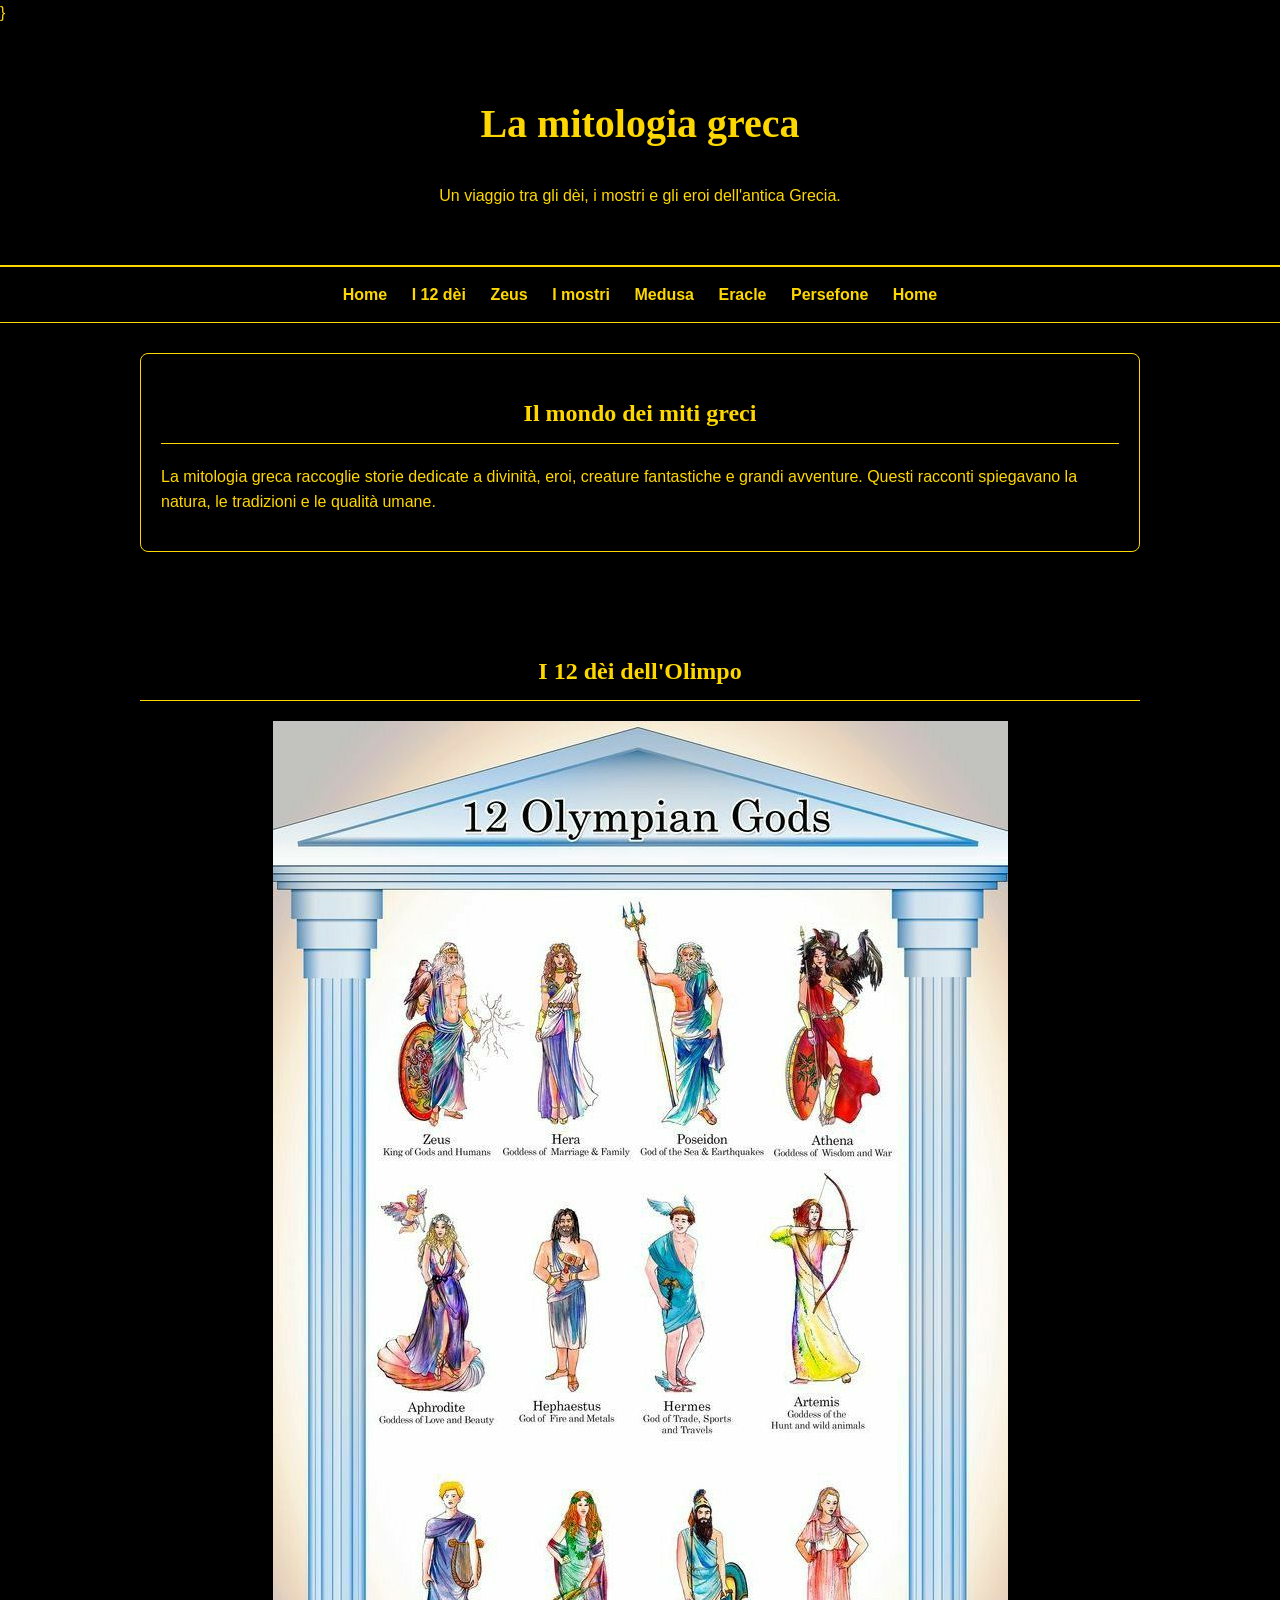
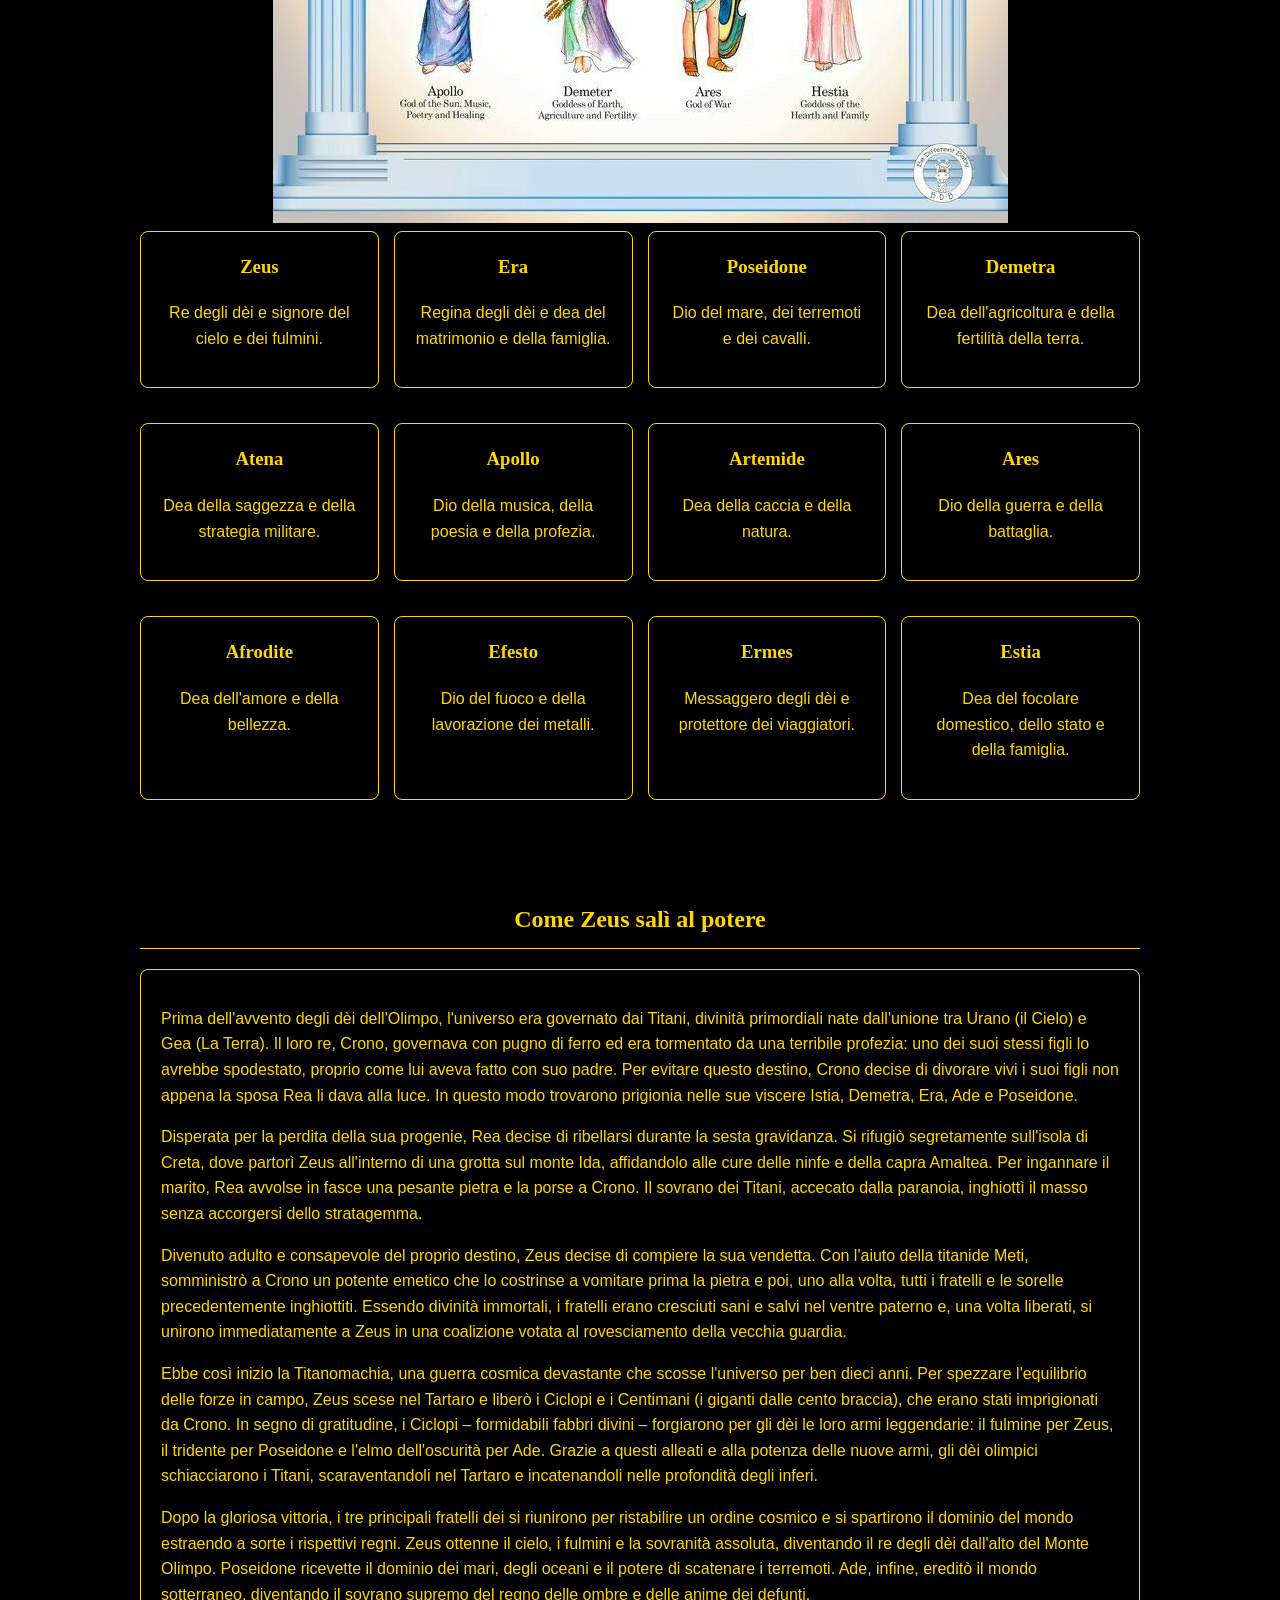
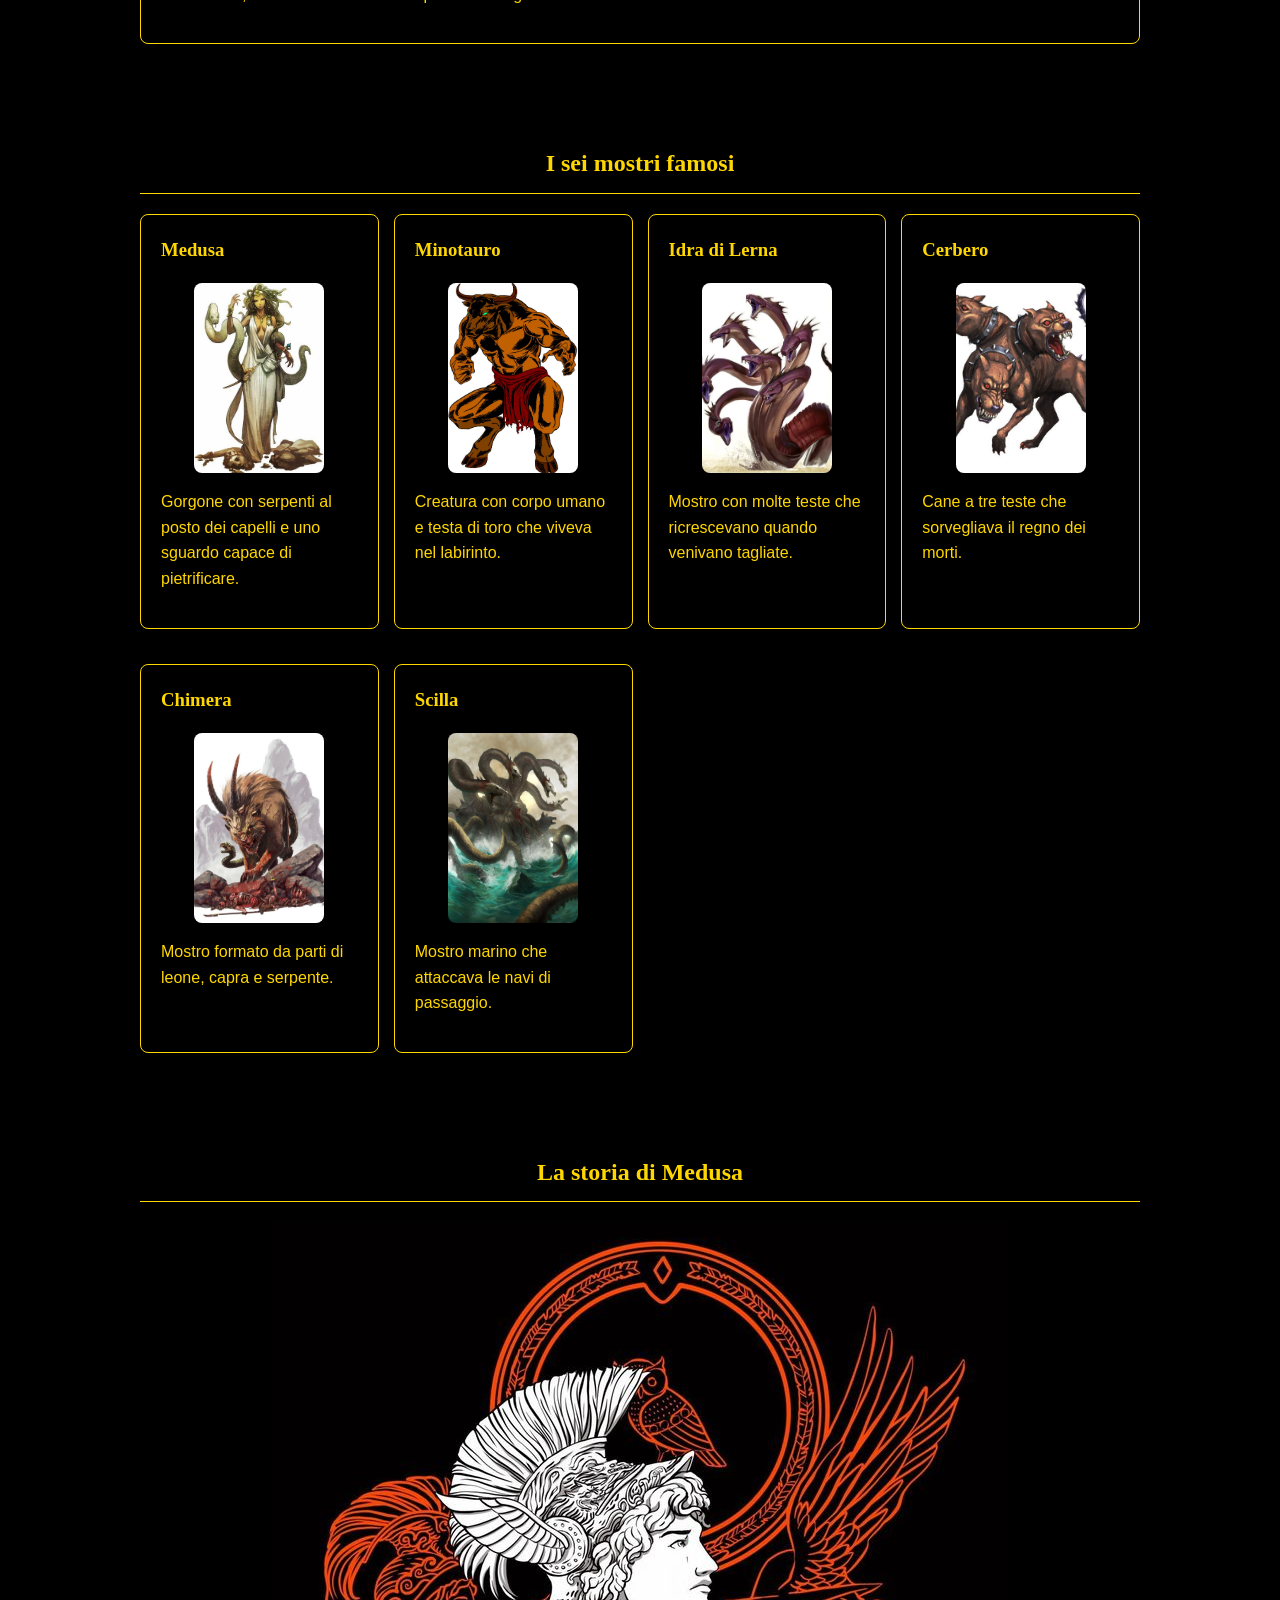
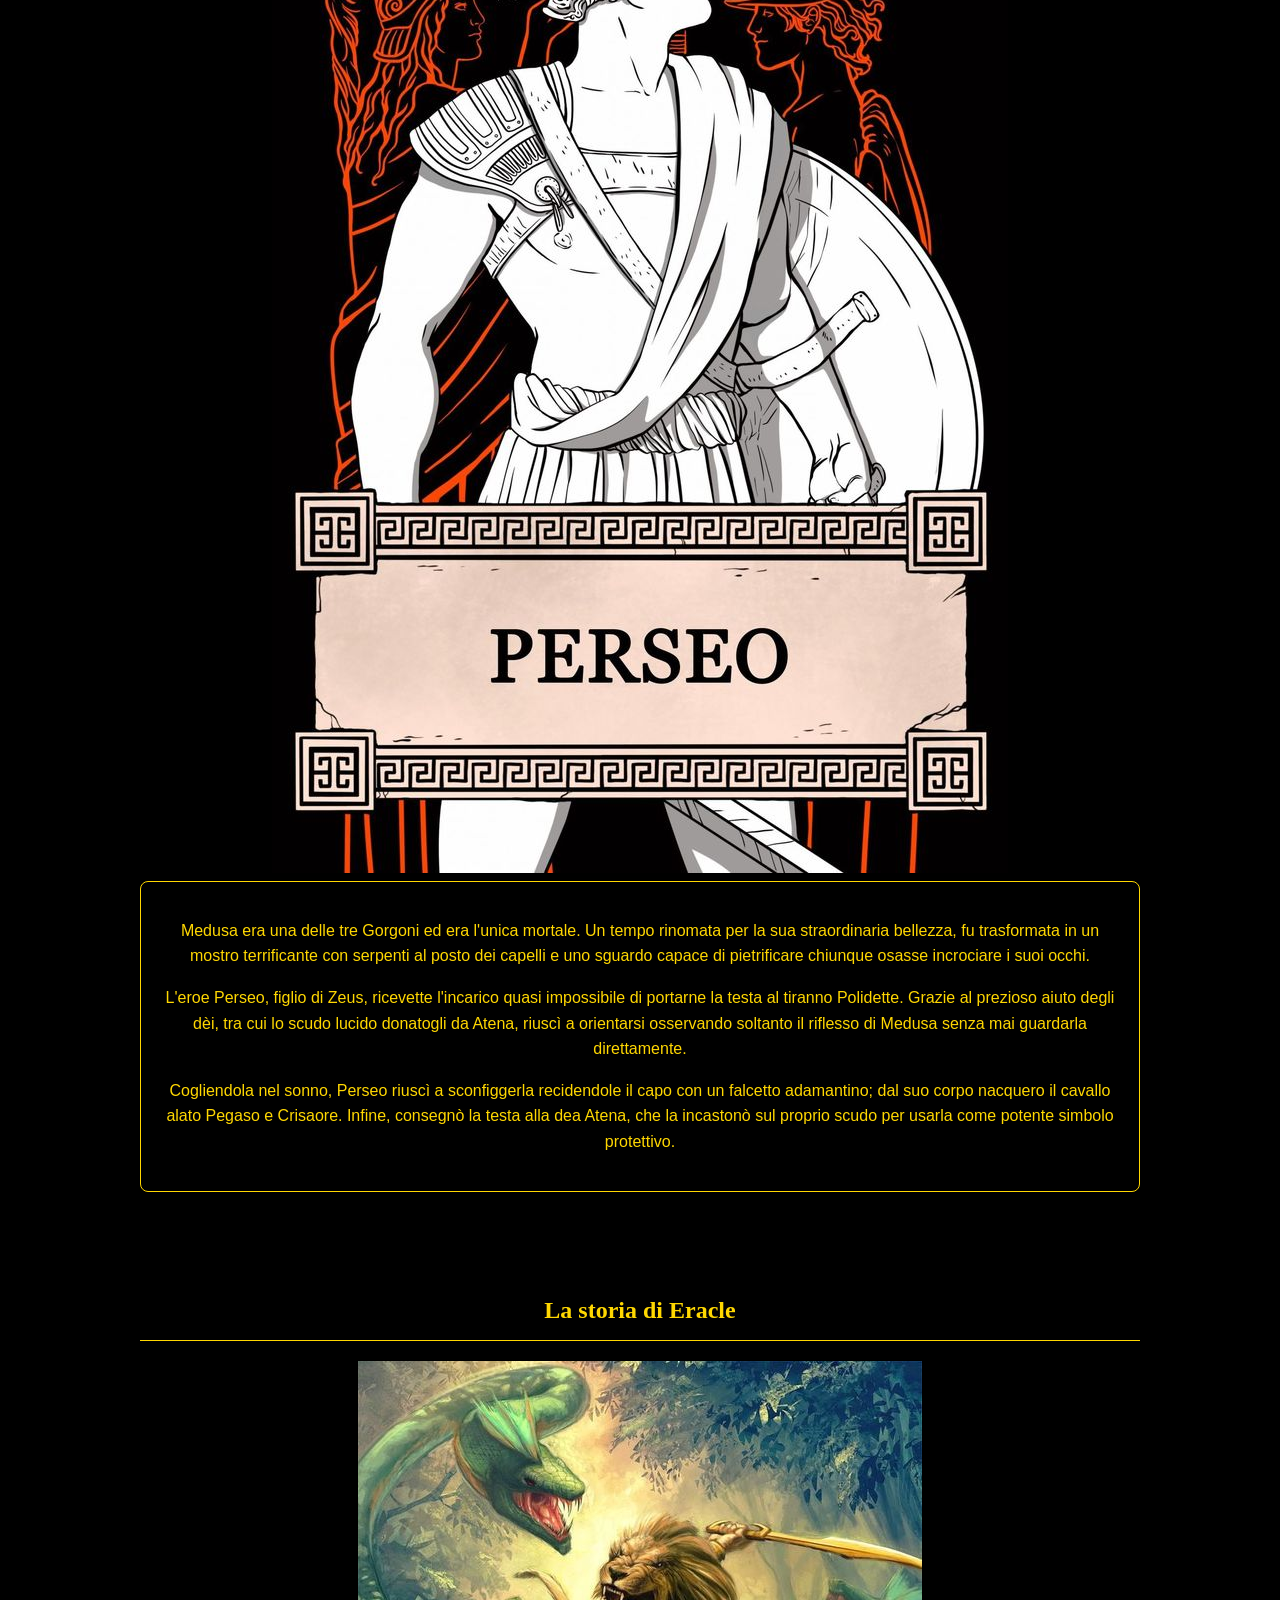
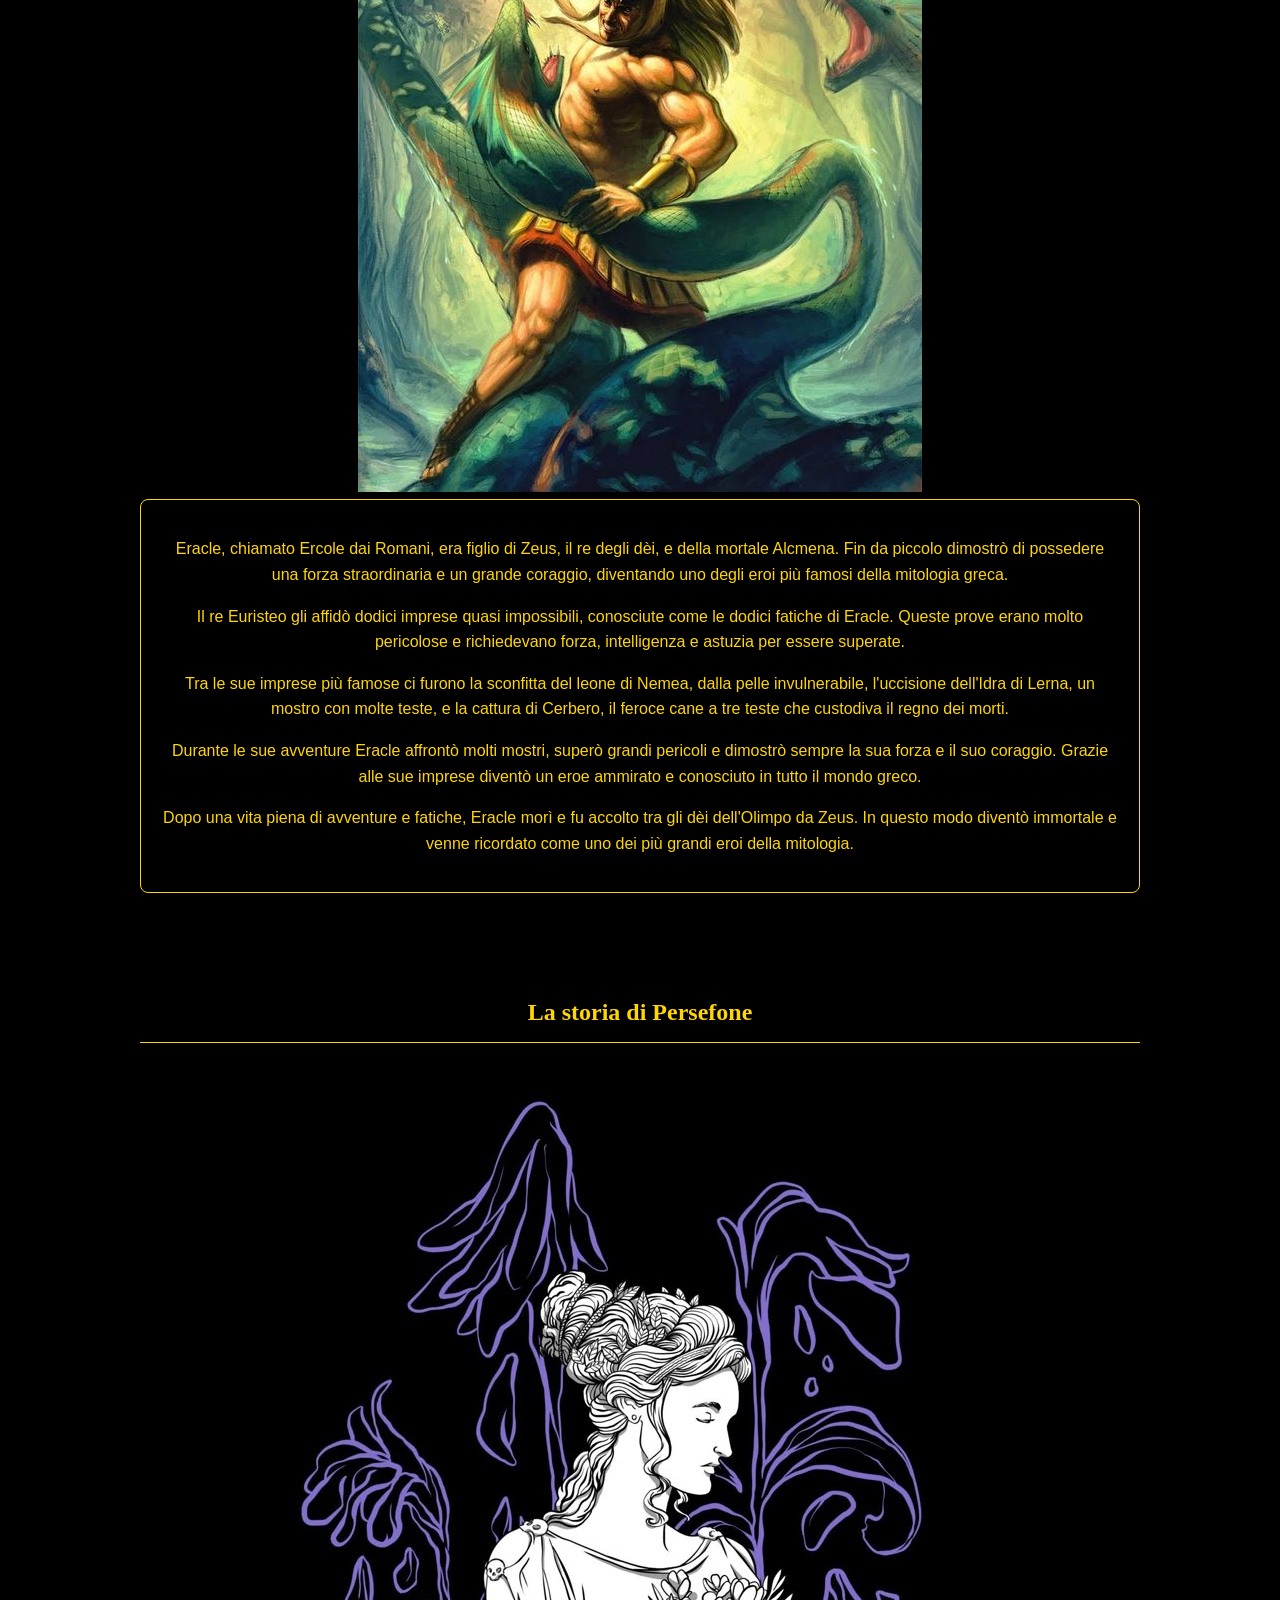
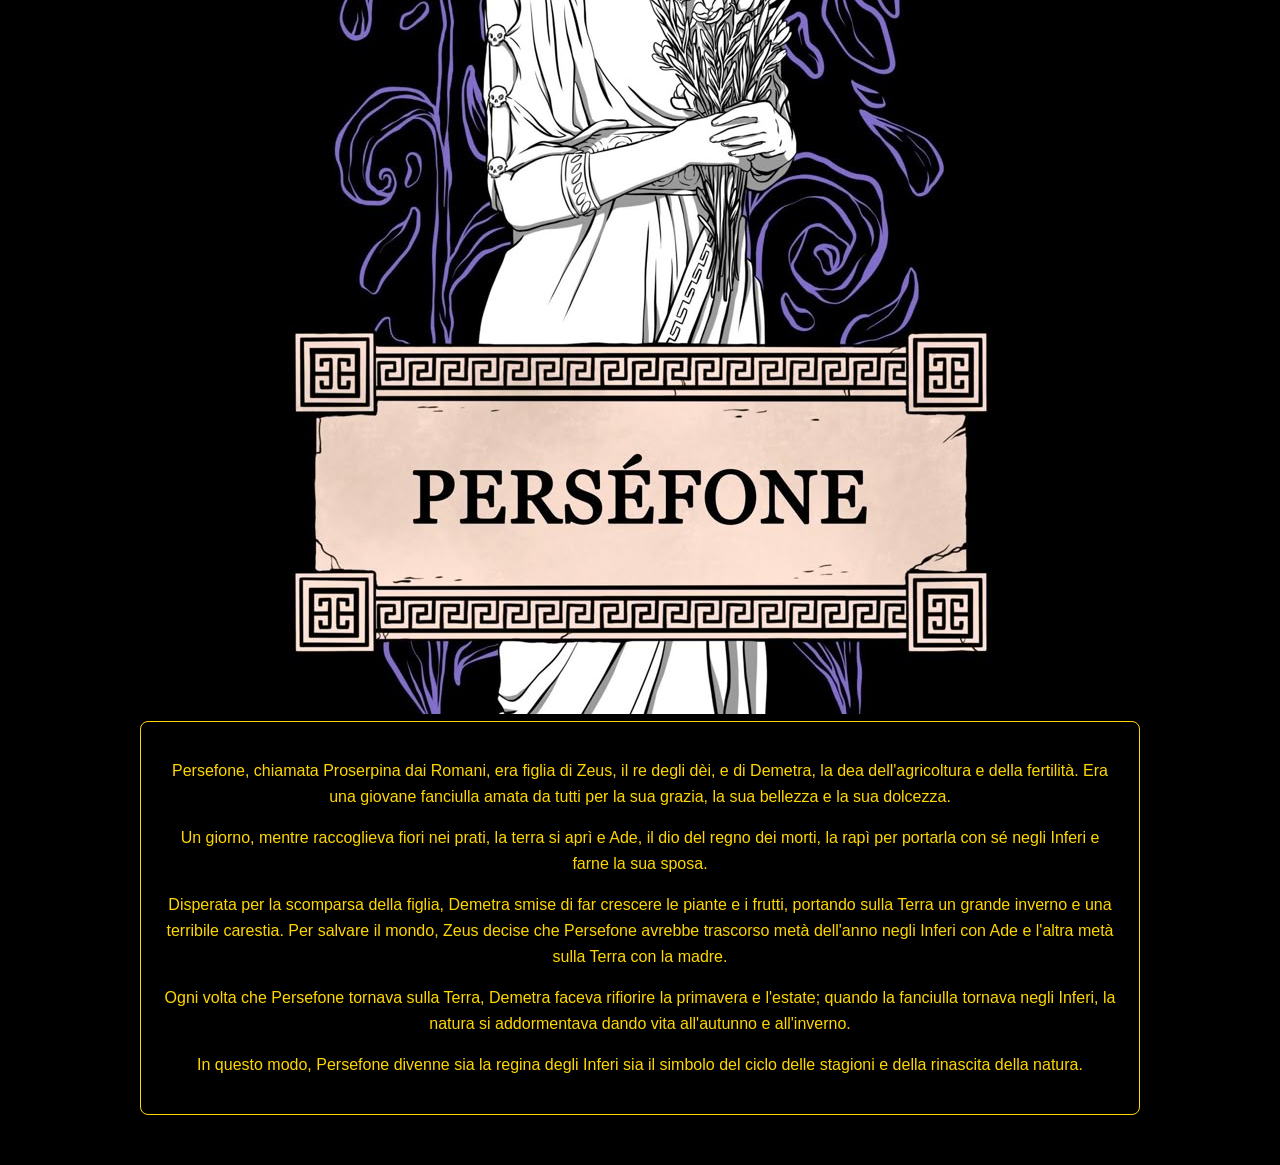
<file: grecia.html>
<!DOCTYPE html>
<html lang="it">
<head>
    <meta charset="UTF-8">
    <meta name="viewport" content="width=device-width, initial-scale=1.0">
    <title>La mitologia greca</title>
   
}
    <style>
   .scheda img {
    width: 130px;
    height: 190px;
    object-fit: cover;
    border-radius: 8px;
    display: block;
    margin: 10px auto;
}
}
    * {
            box-sizing: border-box;
            scroll-behavior: smooth;
        }

        body {
            margin: 0;
            font-family: Arial, sans-serif;
            line-height: 1.6;
            color: gold;
            background-color: black;
        }

        header {
            padding: 40px 20px;
            text-align: center;
            border-bottom: 2px solid gold;
        }

        h1, h2, h3 {
            color: gold;
            font-family: Georgia, serif;
        }

        h1 {
            font-size: 2.5rem;
        }

        nav {
            padding: 15px;
            text-align: center;
            border-bottom: 1px solid gold;
        }

        nav a {
            margin: 10px;
            color: gold;
            text-decoration: none;
            font-weight: bold;
        }

        nav a:hover {
            text-decoration: underline;
        }

        main {
            width: 90%;
            max-width: 1000px;
            margin: auto;
        }

        section {
            padding: 30px 0;
        }

        h2 {
            text-align: center;
            border-bottom: 1px solid gold;
            padding-bottom: 10px;
        }

        .introduzione, .storia, .scheda {
            padding: 20px;
            margin-bottom: 20px;
            border: 1px solid gold;
            border-radius: 8px;
            background-color: black;
        }

        .griglia {
            display: grid;
            grid-template-columns: repeat(auto-fit, minmax(220px, 1fr));
            gap: 15px;
        }

        .scheda h3 {
            margin-top: 0;
        }

        footer {
            padding: 20px;
            text-align: center;
            border-top: 1px solid gold;
        }

        @media (max-width: 600px) {
            h1 {
                font-size: 2rem;
            }

            nav a {
                display: inline-block;
            }
        }
    </style>
</head>

<body>

<header>
    <h1>La mitologia greca</h1>
    <p>Un viaggio tra gli dèi, i mostri e gli eroi dell'antica Grecia.</p>
</header>

<nav>
    <a href="Index.html">Home</a>
    <a href="#dei">I 12 dèi</a>
    <a href="#zeus">Zeus</a>
    <a href="#mostri">I mostri</a>
    <a href="#medusa">Medusa</a>
    <a href="#eracle">Eracle</a>
    <a href="#persefone">Persefone</a>
    <a href="Index.html">Home</a>
</nav>

<main>

    <section>
        <div class="introduzione">
            <h2>Il mondo dei miti greci</h2>
            <p>
                La mitologia greca raccoglie storie dedicate a divinità,
                eroi, creature fantastiche e grandi avventure.
                Questi racconti spiegavano la natura, le tradizioni
                e le qualità umane.
            </p>
        </div>
    </section>

    <section id="dei">
        <h2>I 12 dèi dell'Olimpo</h2>
        <img src="immagini/download.jpg"" alt="Dei">
        <style>
  #dei {
    text-align: center;
  }
</style>

        <div class="griglia">

            <article class="scheda">
                <h3>Zeus</h3>
                <p>Re degli dèi e signore del cielo e dei fulmini.</p>
            </article>

            <article class="scheda">
                <h3>Era</h3>
                <p>Regina degli dèi e dea del matrimonio e della famiglia.</p>
            </article>

            <article class="scheda">
                <h3>Poseidone</h3>
                <p>Dio del mare, dei terremoti e dei cavalli.</p>
            </article>

            <article class="scheda">
                <h3>Demetra</h3>
                <p>Dea dell'agricoltura e della fertilità della terra.</p>
            </article>

            <article class="scheda">
                <h3>Atena</h3>
                <p>Dea della saggezza e della strategia militare.</p>
            </article>

            <article class="scheda">
                <h3>Apollo</h3>
                <p>Dio della musica, della poesia e della profezia.</p>
            </article>

            <article class="scheda">
                <h3>Artemide</h3>
                <p>Dea della caccia e della natura.</p>
            </article>

            <article class="scheda">
                <h3>Ares</h3>
                <p>Dio della guerra e della battaglia.</p>
            </article>

            <article class="scheda">
                <h3>Afrodite</h3>
                <p>Dea dell'amore e della bellezza.</p>
            </article>

            <article class="scheda">
                <h3>Efesto</h3>
                <p>Dio del fuoco e della lavorazione dei metalli.</p>
            </article>

            <article class="scheda">
                <h3>Ermes</h3>
                <p>Messaggero degli dèi e protettore dei viaggiatori.</p>
            </article>

           <article class="scheda"> 
    <h3>Estia</h3> 
    <p>Dea del focolare domestico, dello stato e della famiglia.</p> 
</article>


        </div>
    </section>

    <section id="zeus">
        <h2>Come Zeus salì al potere</h2>

        <article class="storia">
            <p>Prima dell'avvento degli dèi dell'Olimpo, l'universo era governato dai Titani, divinità primordiali nate dall'unione tra Urano (il Cielo) e Gea (La Terra). Il loro re, Crono, governava con pugno di ferro ed era tormentato da una terribile profezia: uno dei suoi stessi figli lo avrebbe spodestato, proprio come lui aveva fatto con suo padre. Per evitare questo destino, Crono decise di divorare vivi i suoi figli non appena la sposa Rea li dava alla luce. In questo modo trovarono prigionia nelle sue viscere Istia, Demetra, Era, Ade e Poseidone.</p> 

<p>Disperata per la perdita della sua progenie, Rea decise di ribellarsi durante la sesta gravidanza. Si rifugiò segretamente sull'isola di Creta, dove partorì Zeus all'interno di una grotta sul monte Ida, affidandolo alle cure delle ninfe e della capra Amaltea. Per ingannare il marito, Rea avvolse in fasce una pesante pietra e la porse a Crono. Il sovrano dei Titani, accecato dalla paranoia, inghiottì il masso senza accorgersi dello stratagemma.</p> 

<p>Divenuto adulto e consapevole del proprio destino, Zeus decise di compiere la sua vendetta. Con l'aiuto della titanide Meti, somministrò a Crono un potente emetico che lo costrinse a vomitare prima la pietra e poi, uno alla volta, tutti i fratelli e le sorelle precedentemente inghiottiti. Essendo divinità immortali, i fratelli erano cresciuti sani e salvi nel ventre paterno e, una volta liberati, si unirono immediatamente a Zeus in una coalizione votata al rovesciamento della vecchia guardia.</p>

<p>Ebbe così inizio la Titanomachia, una guerra cosmica devastante che scosse l'universo per ben dieci anni. Per spezzare l'equilibrio delle forze in campo, Zeus scese nel Tartaro e liberò i Ciclopi e i Centimani (i giganti dalle cento braccia), che erano stati imprigionati da Crono. In segno di gratitudine, i Ciclopi – formidabili fabbri divini – forgiarono per gli dèi le loro armi leggendarie: il fulmine per Zeus, il tridente per Poseidone e l'elmo dell'oscurità per Ade. Grazie a questi alleati e alla potenza delle nuove armi, gli dèi olimpici schiacciarono i Titani, scaraventandoli nel Tartaro e incatenandoli nelle profondità degli inferi.</p>

<p>Dopo la gloriosa vittoria, i tre principali fratelli dei si riunirono per ristabilire un ordine cosmico e si spartirono il dominio del mondo estraendo a sorte i rispettivi regni. Zeus ottenne il cielo, i fulmini e la sovranità assoluta, diventando il re degli dèi dall'alto del Monte Olimpo. Poseidone ricevette il dominio dei mari, degli oceani e il potere di scatenare i terremoti. Ade, infine, ereditò il mondo sotterraneo, diventando il sovrano supremo del regno delle ombre e delle anime dei defunti.</p>

        </article>
    </section>

    <section id="mostri">
    <h2>I sei mostri famosi</h2>

    <div class="griglia">

        <article class="scheda">
            <h3>Medusa</h3>
            <img src="immagini/Gorgon.jpg" alt="Medusa">
            <p>Gorgone con serpenti al posto dei capelli e uno sguardo capace di pietrificare.</p>
        </article>

        <article class="scheda">
            <h3>Minotauro</h3>
            <img src="immagini/MINOTAURO.jpg" alt="Minotauro">
            <p>Creatura con corpo umano e testa di toro che viveva nel labirinto.</p>
        </article>

        <article class="scheda">
            <h3>Idra di Lerna</h3>
            <img src="immagini/Idra.jpg" alt="Idra di Lerna">
            <p>Mostro con molte teste che ricrescevano quando venivano tagliate.</p>
        </article>

        <article class="scheda">
            <h3>Cerbero</h3>
            <img src="immagini/Cerberus.jpg" alt="Cerbero">
            <p>Cane a tre teste che sorvegliava il regno dei morti.</p>
        </article>

        <article class="scheda">
            <h3>Chimera</h3>
            <img src="immagini/Hellenic Chimera.jpg" alt="Chimera">
            <p>Mostro formato da parti di leone, capra e serpente.</p>
        </article>

        <article class="scheda">
            <h3>Scilla</h3>
            <img src="immagini/Hex - Scylla, Sheppi.jpg" alt="Scilla">
            <p>Mostro marino che attaccava le navi di passaggio.</p>
        </article>

    </div>
</section>

    <section id="medusa">
        <h2>La storia di Medusa</h2>
        <img src="immagini/perseo.jpg"" alt="Perseo">
        <style>
  #medusa {
    text-align: center;
  }
</style>
        <article class="storia">
           <div>
  <p> Medusa era una delle tre Gorgoni ed era l'unica mortale. Un tempo rinomata per la sua straordinaria bellezza, fu trasformata in un mostro terrificante con serpenti al posto dei capelli e uno sguardo capace di pietrificare chiunque osasse incrociare i suoi occhi. </p> 
  <p> L'eroe Perseo, figlio di Zeus, ricevette l'incarico quasi impossibile di portarne la testa al tiranno Polidette. Grazie al prezioso aiuto degli dèi, tra cui lo scudo lucido donatogli da Atena, riuscì a orientarsi osservando soltanto il riflesso di Medusa senza mai guardarla direttamente. </p> 
  <p> Cogliendola nel sonno, Perseo riuscì a sconfiggerla recidendole il capo con un falcetto adamantino; dal suo corpo nacquero il cavallo alato Pegaso e Crisaore. Infine, consegnò la testa alla dea Atena, che la incastonò sul proprio scudo per usarla come potente simbolo protettivo. </p>
</div>

        </article>
    </section>

    <section id="eracle">
        <h2>La storia di Eracle</h2>
 <img src="immagini/Ercole e le dodici fatiche.jpg"" alt="Ercole">
        <style>
  #eracle {
    text-align: center;
  }
</style>
        <article class="storia">
           <p>Eracle, chiamato Ercole dai Romani, era figlio di Zeus,
il re degli dèi, e della mortale Alcmena. Fin da piccolo
dimostrò di possedere una forza straordinaria e un grande
coraggio, diventando uno degli eroi più famosi della mitologia greca.
</p>

<p>
Il re Euristeo gli affidò dodici imprese quasi impossibili,
conosciute come le dodici fatiche di Eracle. Queste prove
erano molto pericolose e richiedevano forza, intelligenza
e astuzia per essere superate.
</p>

<p>
Tra le sue imprese più famose ci furono la sconfitta
del leone di Nemea, dalla pelle invulnerabile, l'uccisione
dell'Idra di Lerna, un mostro con molte teste, e la cattura
di Cerbero, il feroce cane a tre teste che custodiva
il regno dei morti.
</p>

<p>
Durante le sue avventure Eracle affrontò molti mostri,
superò grandi pericoli e dimostrò sempre la sua forza
e il suo coraggio. Grazie alle sue imprese diventò
un eroe ammirato e conosciuto in tutto il mondo greco.
</p>

<p>
Dopo una vita piena di avventure e fatiche, Eracle morì
e fu accolto tra gli dèi dell'Olimpo da Zeus. In questo
modo diventò immortale e venne ricordato come uno
dei più grandi eroi della mitologia.
</p>
        </article>
    </section>
<section id="persefone"> 
  <h2>La storia di Persefone</h2> 
  <img src="immagini/persefone.jpg" alt="Persefone"> 
  <style> 
    #persefone { 
      text-align: center; 
    } 
  </style> 
  <article class="storia"> 
    <p>Persefone, chiamata Proserpina dai Romani, era figlia di Zeus, il re degli dèi, e di Demetra, la dea dell'agricoltura e della fertilità. Era una giovane fanciulla amata da tutti per la sua grazia, la sua bellezza e la sua dolcezza.</p> 
    <p>Un giorno, mentre raccoglieva fiori nei prati, la terra si aprì e Ade, il dio del regno dei morti, la rapì per portarla con sé negli Inferi e farne la sua sposa.</p> 
    <p>Disperata per la scomparsa della figlia, Demetra smise di far crescere le piante e i frutti, portando sulla Terra un grande inverno e una terribile carestia. Per salvare il mondo, Zeus decise che Persefone avrebbe trascorso metà dell'anno negli Inferi con Ade e l'altra metà sulla Terra con la madre.</p> 
    <p>Ogni volta che Persefone tornava sulla Terra, Demetra faceva rifiorire la primavera e l'estate; quando la fanciulla tornava negli Inferi, la natura si addormentava dando vita all'autunno e all'inverno.</p> 
    <p>In questo modo, Persefone divenne sia la regina degli Inferi sia il simbolo del ciclo delle stagioni e della rinascita della natura.</p> 
  </article> 
</section>

</main>



</body>
</html>
</file>
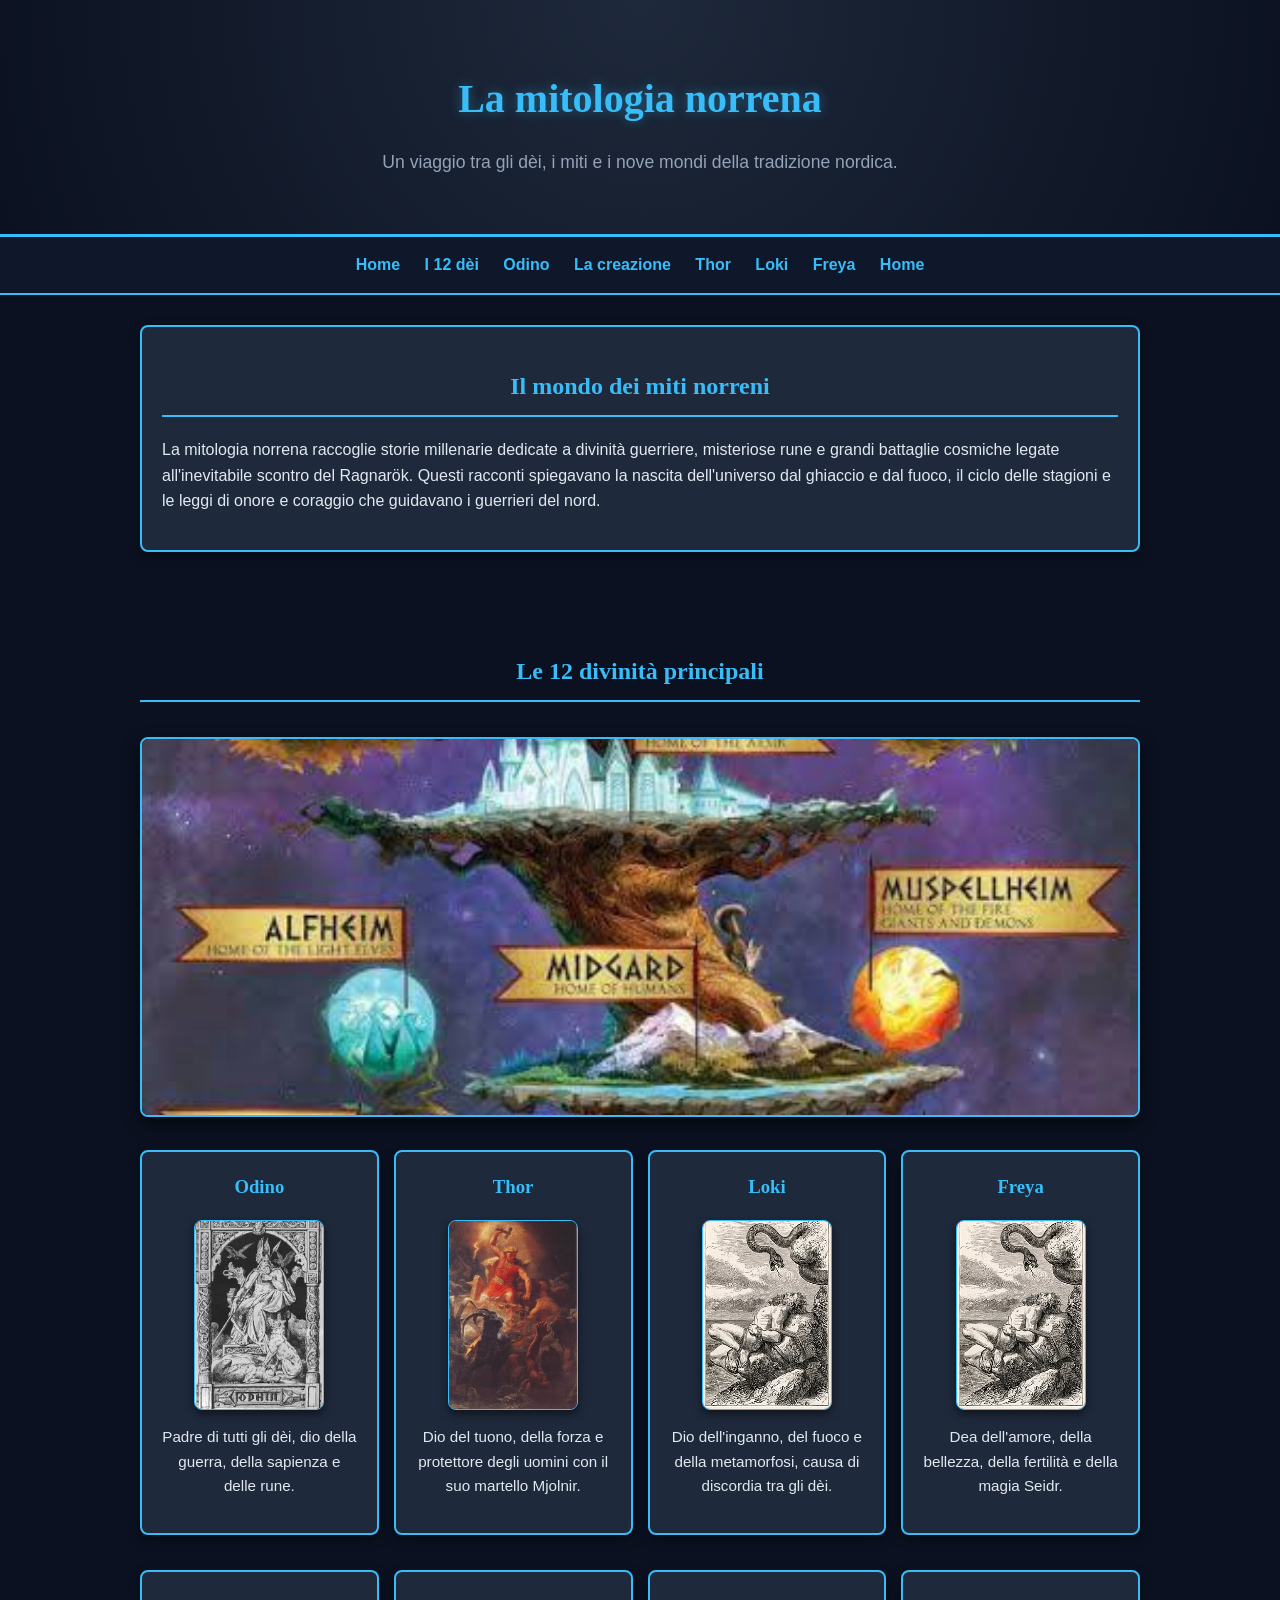
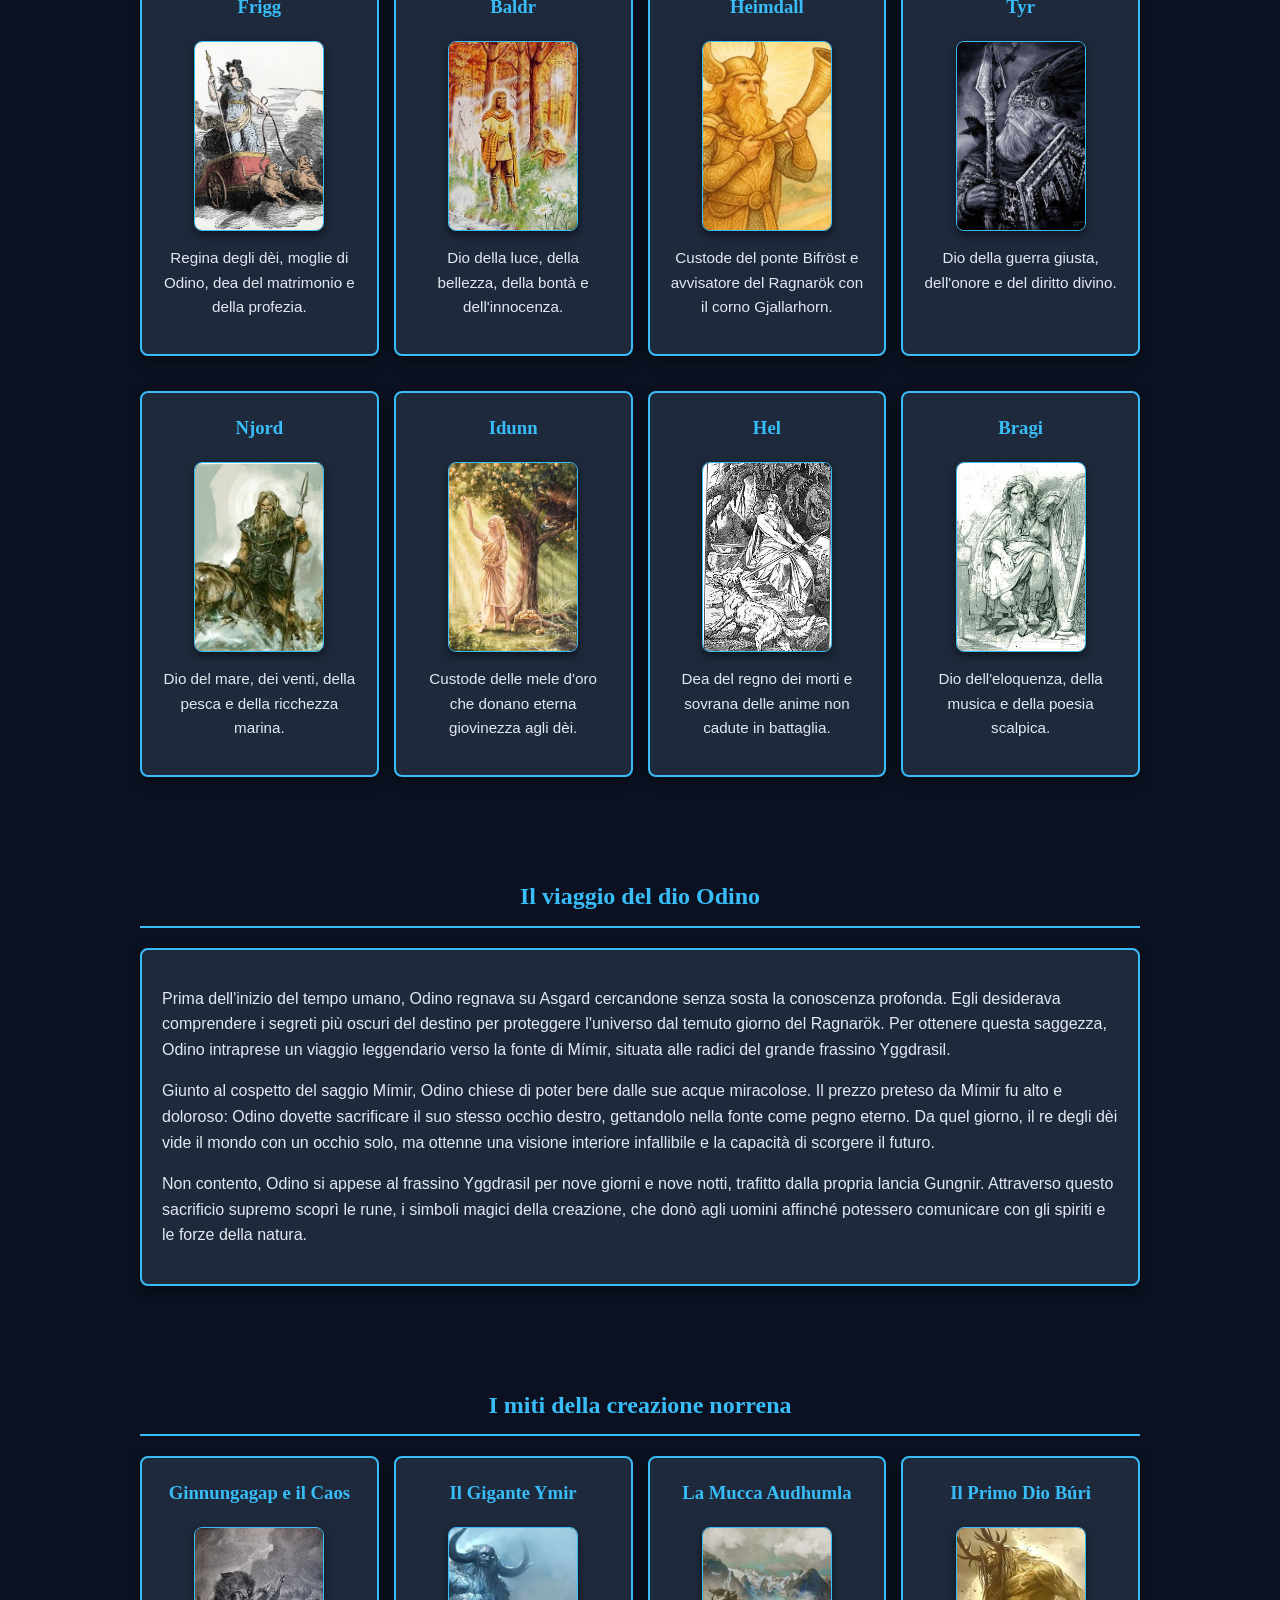
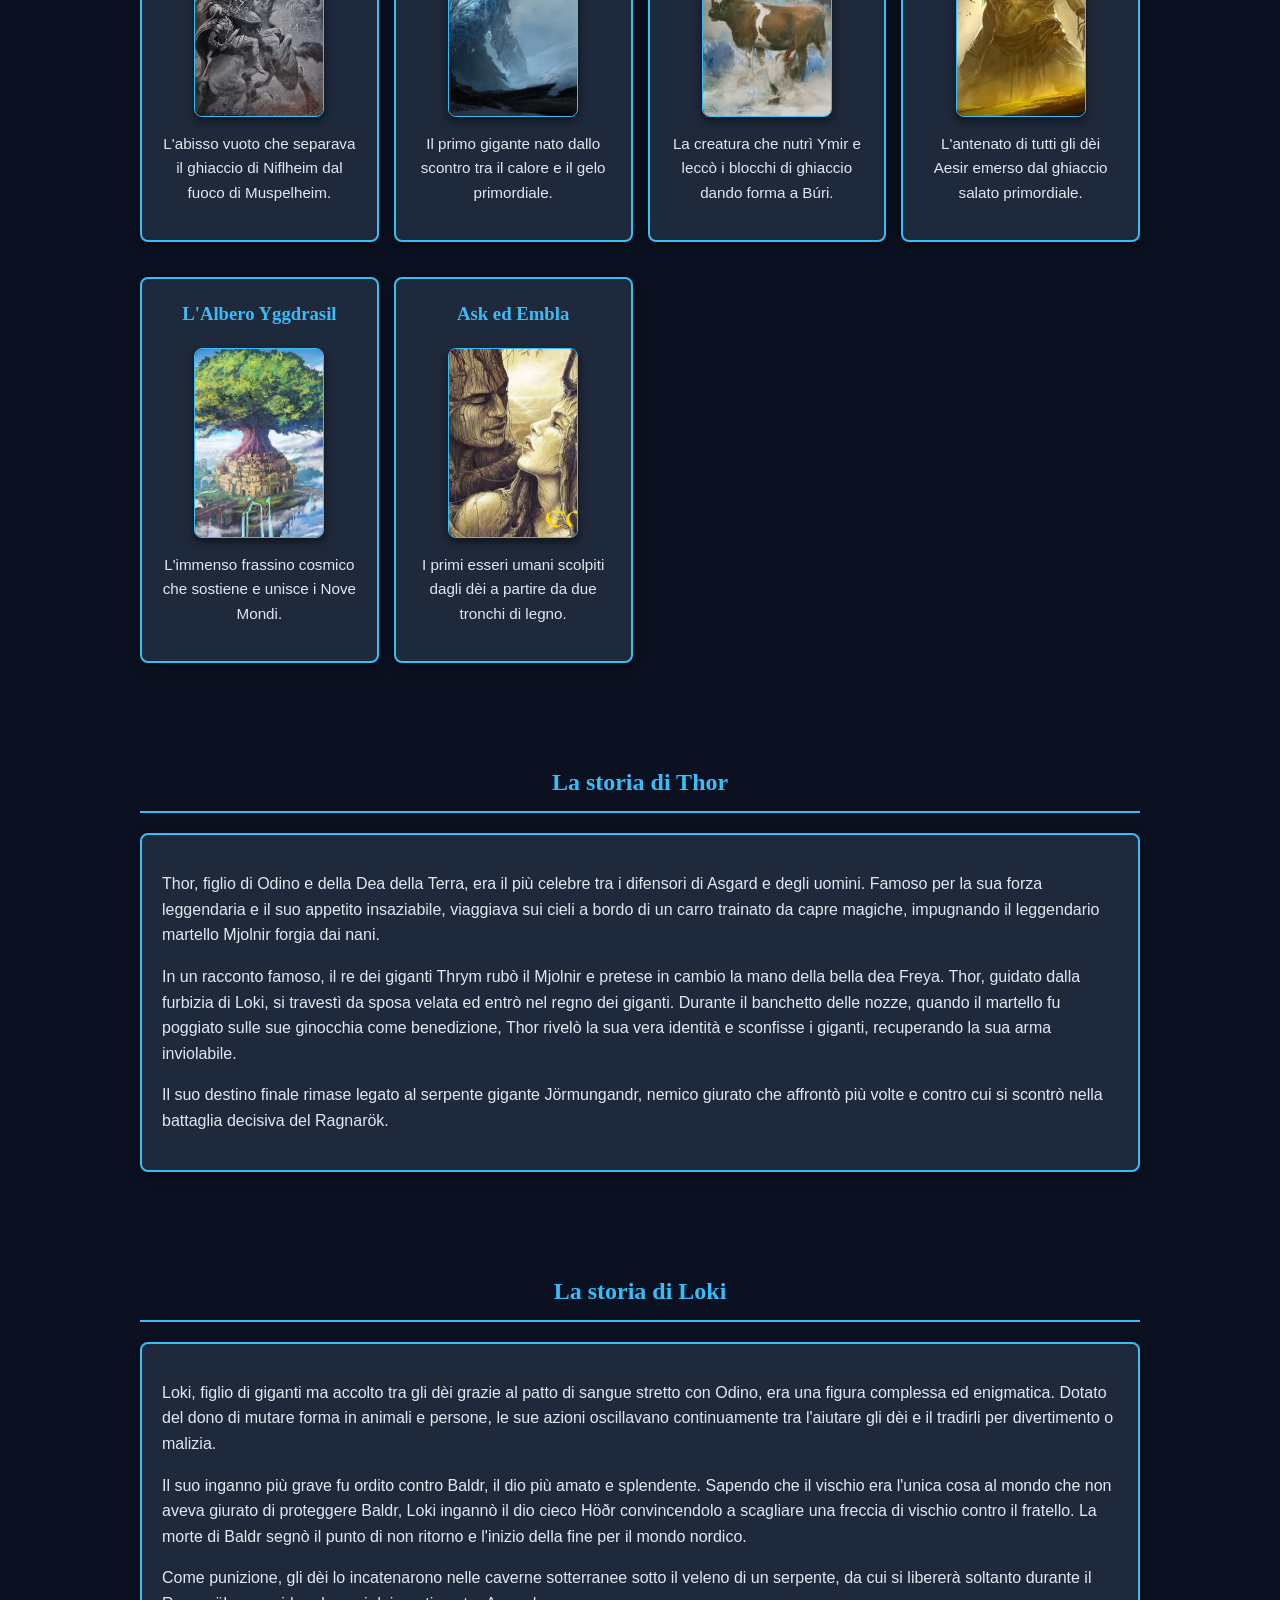
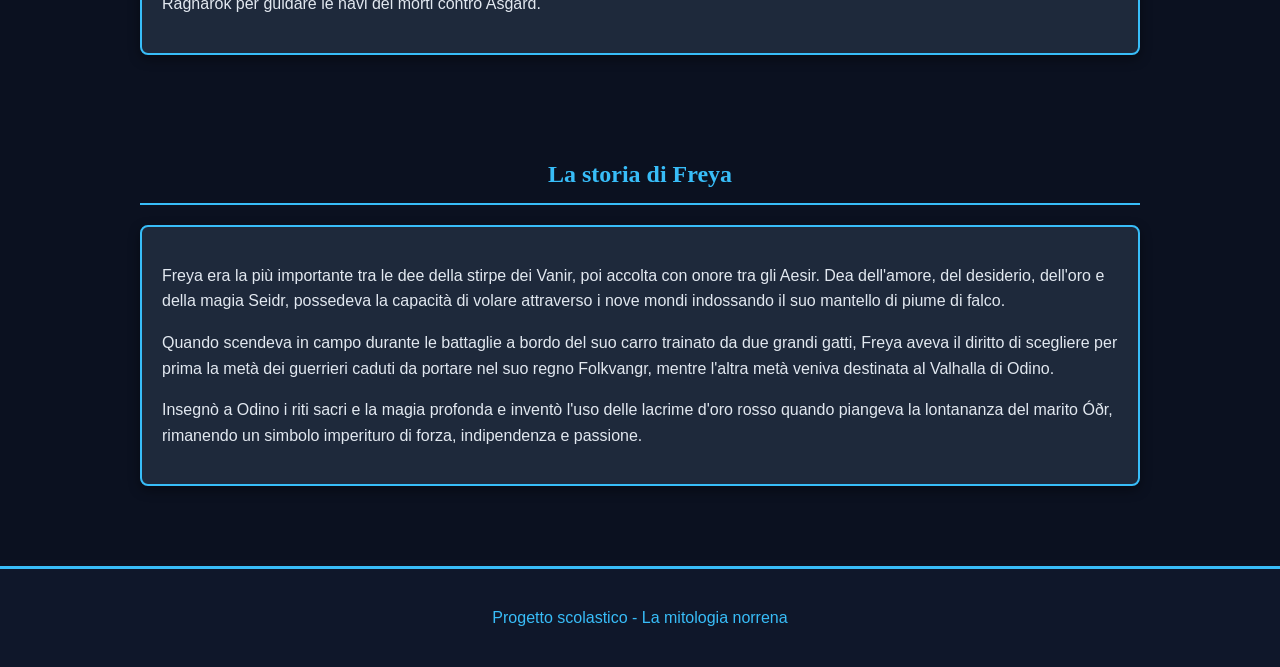
<file: norrena.html>
<!DOCTYPE html>
<html lang="it">
<head>
    <meta charset="UTF-8">
    <meta name="viewport" content="width=device-width, initial-scale=1.0">
    <title>La mitologia norrena</title>
    
    <style>
        .scheda img {
            width: 130px;
            height: 190px;
            object-fit: cover;
            border-radius: 8px;
            display: block;
            margin: 10px auto;
            border: 1px solid #38bdf8;
            box-shadow: 0 4px 8px rgba(0, 0, 0, 0.5);
        }

        * {
            box-sizing: border-box;
            scroll-behavior: smooth;
        }

        
        body {
            margin: 0;
            font-family: Arial, sans-serif;
            line-height: 1.6;
            color: #e2e8f0; 
            background-color: #0b1120; 
        }

        header {
            padding: 40px 20px;
            text-align: center;
            border-bottom: 3px solid #38bdf8; 
            background-color: #0f172a;
            background-image: radial-gradient(circle at top, #1e293b 0%, #0b1120 100%);
        }

        h1, h2, h3 {
            color: #38bdf8; 
            font-family: Georgia, serif;
        }

        h1 {
            font-size: 2.5rem;
            margin-bottom: 10px;
            text-shadow: 0 0 12px rgba(56, 189, 248, 0.4);
        }

        header p {
            color: #94a3b8;
            font-size: 1.1rem;
        }

        nav {
            padding: 15px;
            text-align: center;
            border-bottom: 2px solid #38bdf8;
            background-color: #0f172a;
            position: sticky;
            top: 0;
            z-index: 100;
        }

        nav a {
            margin: 10px;
            color: #38bdf8;
            text-decoration: none;
            font-weight: bold;
            transition: all 0.3s ease;
        }

        nav a:hover {
            color: #f59e0b; 
            text-decoration: underline;
        }

        main {
            width: 90%;
            max-width: 1000px;
            margin: auto;
        }

        section {
            padding: 30px 0;
        }

        h2 {
            text-align: center;
            border-bottom: 2px solid #38bdf8;
            padding-bottom: 10px;
            color: #38bdf8;
        }

        .introduzione, .storia, .scheda {
            padding: 20px;
            margin-bottom: 20px;
            border: 2px solid #38bdf8; 
            border-radius: 8px;
            background-color: #1e293b; 
            color: #e2e8f0;
            box-shadow: 0 4px 12px rgba(0, 0, 0, 0.4);
        }

        .griglia {
            display: grid;
            grid-template-columns: repeat(auto-fit, minmax(220px, 1fr));
            gap: 15px;
        }

        .scheda h3 {
            margin-top: 0;
            color: #38bdf8;
            text-align: center;
        }

        .scheda p {
            text-align: center;
            font-size: 0.95rem;
        }

        .immagine-banner {
            width: 100%;
            max-height: 380px;
            object-fit: cover;
            border-radius: 8px;
            border: 2px solid #38bdf8;
            margin: 15px 0 25px 0;
            box-shadow: 0 6px 16px rgba(0, 0, 0, 0.6);
        }

        footer {
            padding: 20px;
            text-align: center;
            border-top: 3px solid #38bdf8;
            background-color: #0f172a;
            color: #38bdf8;
            margin-top: 30px;
        }

        @media (max-width: 600px) {
            h1 {
                font-size: 2rem;
            }

            nav a {
                display: inline-block;
                margin: 5px;
            }
        }
    </style>
</head>

<body>

<header>
    <h1>La mitologia norrena</h1>
    <p>Un viaggio tra gli dèi, i miti e i nove mondi della tradizione nordica.</p>
</header>

<nav>
    <a href="Index.html">Home</a>
    <a href="#dei">I 12 dèi</a>
    <a href="#odino">Odino</a>
    <a href="#creazione">La creazione</a>
    <a href="#thor">Thor</a>
    <a href="#loki">Loki</a>
    <a href="#freya">Freya</a>
    <a href="Index.html">Home</a>
</nav>

<main>

    <section>
        <div class="introduzione">
            <h2>Il mondo dei miti norreni</h2>
            <p>
                La mitologia norrena raccoglie storie millenarie dedicate a divinità guerriere, 
                misteriose rune e grandi battaglie cosmiche legate all'inevitabile scontro del Ragnarök. 
                Questi racconti spiegavano la nascita dell'universo dal ghiaccio e dal fuoco, il ciclo delle stagioni 
                e le leggi di onore e coraggio che guidavano i guerrieri del nord.
            </p>
        </div>
    </section>

    <section id="dei">
        <h2>Le 12 divinità principali</h2>
        <img class="immagine-banner" src="immagini/mitologia norrrena.jpg" alt="Divinità della mitologia norrena">
        <style>
          #dei {
            text-align: center;
          }
        </style>

        <div class="griglia">
            <article class="scheda">
                <h3>Odino</h3>
                <img src="immagini/odino.jpg" alt="Odino - Re di Asgard">
                <p>Padre di tutti gli dèi, dio della guerra, della sapienza e delle rune.</p>
            </article>

            <article class="scheda">
                <h3>Thor</h3>
                <img src="immagini/thor.jpg" alt="Thor - Dio del Tuono">
                <p>Dio del tuono, della forza e protettore degli uomini con il suo martello Mjolnir.</p>
            </article>

            <article class="scheda">
                <h3>Loki</h3>
                <img src="immagini/loki.jpg" alt="Loki - Dio dell'Inganno">
                <p>Dio dell'inganno, del fuoco e della metamorfosi, causa di discordia tra gli dèi.</p>
            </article>

            <article class="scheda">
                <h3>Freya</h3>
                <img src="immagini/loki.jpg" alt="Freya - Dea dell'Amore e della Magia">
                <p>Dea dell'amore, della bellezza, della fertilità e della magia Seidr.</p>
            </article>

            <article class="scheda">
                <h3>Frigg</h3>
                <img src="immagini/frigga.jpg" alt="Frigg - Regina degli Aesir">
                <p>Regina degli dèi, moglie di Odino, dea del matrimonio e della profezia.</p>
            </article>

            <article class="scheda">
                <h3>Baldr</h3>
                <img src="immagini/Baldr.jpg" alt="Baldr - Dio della Luce">
                <p>Dio della luce, della bellezza, della bontà e dell'innocenza.</p>
            </article>

            <article class="scheda">
                <h3>Heimdall</h3>
                <img src="immagini/heimdall.jpg" alt="Heimdall - Guardiano di Bifrost">
                <p>Custode del ponte Bifröst e avvisatore del Ragnarök con il corno Gjallarhorn.</p>
            </article>

            <article class="scheda">
                <h3>Tyr</h3>
                <img src="immagini/Týr.jpg" alt="Tyr - Dio della Giustizia">
                <p>Dio della guerra giusta, dell'onore e del diritto divino.</p>
            </article>

            <article class="scheda">
                <h3>Njord</h3>
                <img src="immagini/Njörðr.jpg" alt="Njord - Dio del Mare">
                <p>Dio del mare, dei venti, della pesca e della ricchezza marina.</p>
            </article>

            <article class="scheda">
                <h3>Idunn</h3>
                <img src="immagini/idunn.jpg" alt="Idunn - Custode della Giovinezza">
                <p>Custode delle mele d'oro che donano eterna giovinezza agli dèi.</p>
            </article>

            <article class="scheda">
                <h3>Hel</h3>
                <img src="immagini/Hel.jpg" alt="Hel - Regina degli Inferi">
                <p>Dea del regno dei morti e sovrana delle anime non cadute in battaglia.</p>
            </article>

            <article class="scheda">
                <h3>Bragi</h3>
                <img src="immagini/Bragi.jpg" alt="Bragi - Dio della Poesia">
                <p>Dio dell'eloquenza, della musica e della poesia scalpica.</p>
            </article>
        </div>
    </section>

    <section id="odino">
        <h2>Il viaggio del dio Odino</h2>
        <article class="storia">
            <p>Prima dell'inizio del tempo umano, Odino regnava su Asgard cercandone senza sosta la conoscenza profonda. Egli desiderava comprendere i segreti più oscuri del destino per proteggere l'universo dal temuto giorno del Ragnarök. Per ottenere questa saggezza, Odino intraprese un viaggio leggendario verso la fonte di Mímir, situata alle radici del grande frassino Yggdrasil.</p> 
            <p>Giunto al cospetto del saggio Mímir, Odino chiese di poter bere dalle sue acque miracolose. Il prezzo preteso da Mímir fu alto e doloroso: Odino dovette sacrificare il suo stesso occhio destro, gettandolo nella fonte come pegno eterno. Da quel giorno, il re degli dèi vide il mondo con un occhio solo, ma ottenne una visione interiore infallibile e la capacità di scorgere il futuro.</p> 
            <p>Non contento, Odino si appese al frassino Yggdrasil per nove giorni e nove notti, trafitto dalla propria lancia Gungnir. Attraverso questo sacrificio supremo scoprì le rune, i simboli magici della creazione, che donò agli uomini affinché potessero comunicare con gli spiriti e le forze della natura.</p>
        </article>
    </section>

    <section id="creazione">
        <h2>I miti della creazione norrena</h2>
        <div class="griglia">
            <article class="scheda">
                <h3>Ginnungagap e il Caos</h3>
                <img src="immagini/ginnungagap.webp" alt="Ginnungagap">
                <p>L'abisso vuoto che separava il ghiaccio di Niflheim dal fuoco di Muspelheim.</p>
            </article>

            <article class="scheda">
                <h3>Il Gigante Ymir</h3>
                <img src="immagini/Ymir.webp" alt="Il Gigante Ymir">
                <p>Il primo gigante nato dallo scontro tra il calore e il gelo primordiale.</p>
            </article>

            <article class="scheda">
                <h3>La Mucca Audhumla</h3>
                <img src="immagini/audhmbla.jpg" alt="Audhumla">
                <p>La creatura che nutrì Ymir e leccò i blocchi di ghiaccio dando forma a Búri.</p>
            </article>

            <article class="scheda">
                <h3>Il Primo Dio Búri</h3>
                <img src="immagini/buri.jpg" alt="Buri">
                <p>L'antenato di tutti gli dèi Aesir emerso dal ghiaccio salato primordiale.</p>
            </article>

            <article class="scheda">
                <h3>L'Albero Yggdrasil</h3>
                <img src="immagini/yggdrasil.jpg" alt="Yggdrasil">
                <p>L'immenso frassino cosmico che sostiene e unisce i Nove Mondi.</p>
            </article>

            <article class="scheda">
                <h3>Ask ed Embla</h3>
                <img src="immagini/askedembla.jpg" alt="Ask e Embla">
                <p>I primi esseri umani scolpiti dagli dèi a partire da due tronchi di legno.</p>
            </article>
        </div>
    </section>

    <section id="thor">
      
        <h2>La storia di Thor</h2>
        <article class="storia">
            <p>Thor, figlio di Odino e della Dea della Terra, era il più celebre tra i difensori di Asgard e degli uomini. Famoso per la sua forza leggendaria e il suo appetito insaziabile, viaggiava sui cieli a bordo di un carro trainato da capre magiche, impugnando il leggendario martello Mjolnir forgia dai nani.</p> 
            <p>In un racconto famoso, il re dei giganti Thrym rubò il Mjolnir e pretese in cambio la mano della bella dea Freya. Thor, guidato dalla furbizia di Loki, si travestì da sposa velata ed entrò nel regno dei giganti. Durante il banchetto delle nozze, quando il martello fu poggiato sulle sue ginocchia come benedizione, Thor rivelò la sua vera identità e sconfisse i giganti, recuperando la sua arma inviolabile.</p> 
            <p>Il suo destino finale rimase legato al serpente gigante Jörmungandr, nemico giurato che affrontò più volte e contro cui si scontrò nella battaglia decisiva del Ragnarök.</p>
        </article>
    </section>
    
    <section id="loki">
        <h2>La storia di Loki</h2>
        <article class="storia">
            <p>Loki, figlio di giganti ma accolto tra gli dèi grazie al patto di sangue stretto con Odino, era una figura complessa ed enigmatica. Dotato del dono di mutare forma in animali e persone, le sue azioni oscillavano continuamente tra l'aiutare gli dèi e il tradirli per divertimento o malizia.</p>
            <p>Il suo inganno più grave fu ordito contro Baldr, il dio più amato e splendente. Sapendo che il vischio era l'unica cosa al mondo che non aveva giurato di proteggere Baldr, Loki ingannò il dio cieco Höðr convincendolo a scagliare una freccia di vischio contro il fratello. La morte di Baldr segnò il punto di non ritorno e l'inizio della fine per il mondo nordico.</p>
            <p>Come punizione, gli dèi lo incatenarono nelle caverne sotterranee sotto il veleno di un serpente, da cui si libererà soltanto durante il Ragnarök per guidare le navi dei morti contro Asgard.</p>
        </article>
    </section>

    <section id="freya"> 
        <h2>La storia di Freya</h2> 
        <article class="storia"> 
            <p>Freya era la più importante tra le dee della stirpe dei Vanir, poi accolta con onore tra gli Aesir. Dea dell'amore, del desiderio, dell'oro e della magia Seidr, possedeva la capacità di volare attraverso i nove mondi indossando il suo mantello di piume di falco.</p> 
            <p>Quando scendeva in campo durante le battaglie a bordo del suo carro trainato da due grandi gatti, Freya aveva il diritto di scegliere per prima la metà dei guerrieri caduti da portare nel suo regno Folkvangr, mentre l'altra metà veniva destinata al Valhalla di Odino.</p> 
            <p>Insegnò a Odino i riti sacri e la magia profonda e inventò l'uso delle lacrime d'oro rosso quando piangeva la lontananza del marito Óðr, rimanendo un simbolo imperituro di forza, indipendenza e passione.</p> 
        </article> 
    </section>

</main>

<footer>
    <p>Progetto scolastico - La mitologia norrena</p>
</footer>

</body>
</html>
</file>
